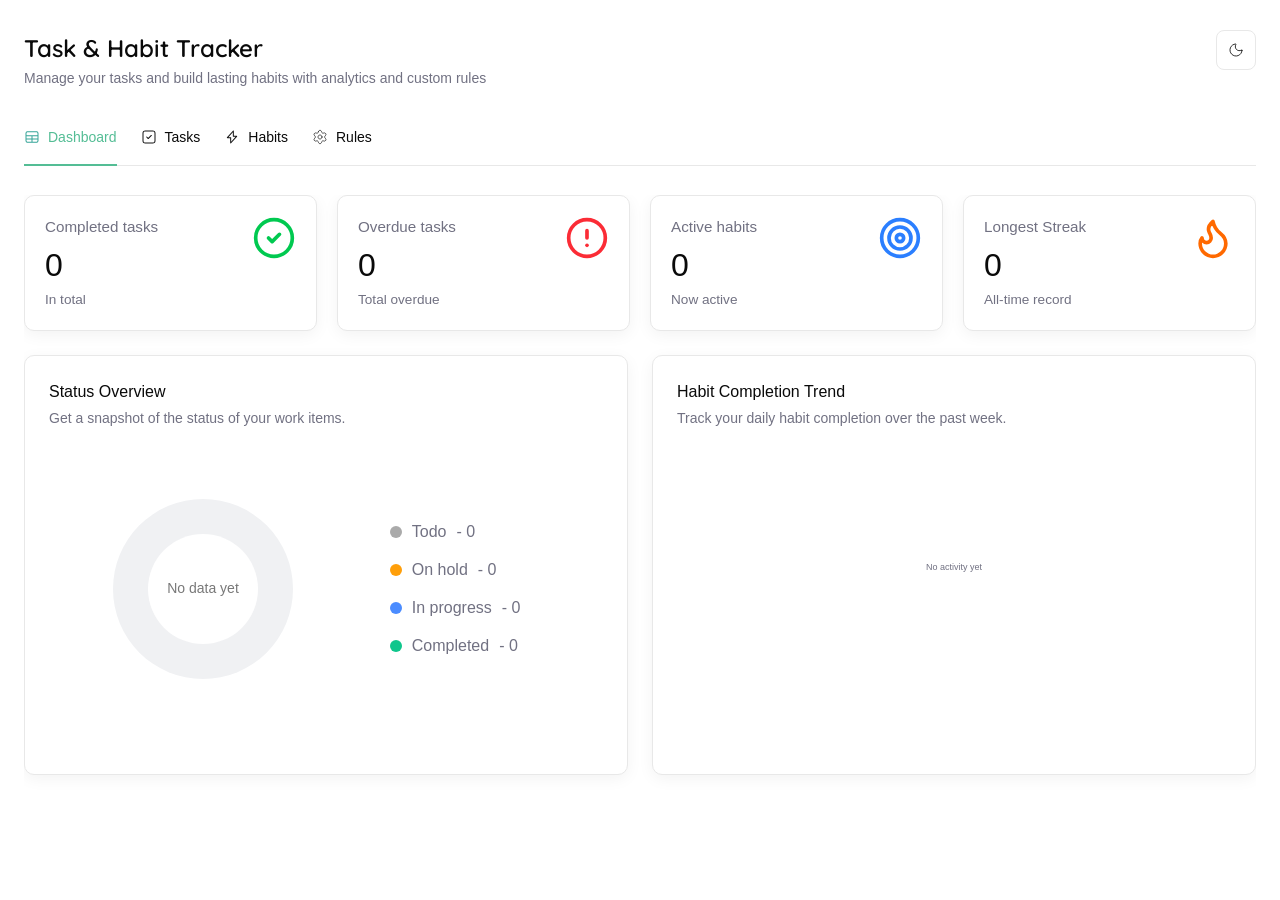
<file: home.html>
<!DOCTYPE html>
<html lang="en">
<head>
<meta charset="UTF-8">
<meta name="viewport" content="width=device-width, initial-scale=1.0">

<title>Task & Habit Tracker</title>
<link rel="preconnect" href="https://fonts.googleapis.com">
<link rel="preconnect" href="https://fonts.gstatic.com" crossorigin>
<link href="https://fonts.googleapis.com/css2?family=Lora:ital,wght@0,400..700;1,400..700&family=Manrope:wght@200..800&family=Quicksand:wght@300..700&display=swap" rel="stylesheet">
<link rel="stylesheet" href="styles.css">
<style>
    /* Strict No Page Scroll & Internal Container Scrolling */
    html, body {
        height: 100vh;
        overflow: hidden;
        margin: 0;
    }
    .app {
        height: 100vh;
        display: flex;
        flex-direction: column;
        overflow: hidden;
    }
    .page {
        flex: 1;
        display: none;
        flex-direction: column;
        overflow: hidden;
    }
    .page.active {
        display: flex;
    }
    /* Dashboard scrollable on small screens */
    #dashboard {
        overflow-y: auto;
        padding-bottom: 30px;
    }
    .task-list, .habit-list, .rules-list {
        flex: 1;
        overflow-y: auto;
        max-height: calc(100vh - 240px);
        padding-bottom: 40px;
    }
    .modal {
        max-height: 80vh;
        display: flex;
        flex-direction: column;
        overflow-y: auto;
    }
    #ruleConditions {
        max-height: 180px;
        overflow-y: auto;
        padding-right: 4px;
        margin-bottom: 12px;
    }
    .subtask-list {
        max-height: 140px;
        overflow-y: auto;
        padding-right: 4px;
    }
    /* Toast Smooth Curves & Sizing */
    .toast-container {
        position: fixed;
        bottom: 24px;
        right: 24px;
        z-index: 9999;
        display: flex;
        flex-direction: column;
        gap: 10px;
        pointer-events: none;
    }
    .toast {
        pointer-events: auto;
        border-radius: 14px;
        box-shadow: 0 10px 30px rgba(0, 0, 0, 0.2);
        max-width: 380px;
        padding: 14px 18px;
    }
    /* Subtask Checkbox Green Fill & White Tick */
    .subtask input[type="checkbox"] {
        accent-color: #0fc68c;
        width: 16px;
        height: 16px;
        cursor: pointer;
    }
    .subtask input[type="checkbox"]:checked {
        background-color: #0fc68c;
    }
    /* Slower Toggle Switch Transition */
    .switch span, .switch span::before {
        transition: all 0.4s cubic-bezier(0.4, 0, 0.2, 1);
    }
    /* Inline subtask edit input */
    .subtask-inline-edit {
        flex: 1;
        padding: 4px 8px;
        border: 1px solid var(--border, #ccc);
        border-radius: 4px;
        font-size: 14px;
        outline: none;
        background: var(--bg, #fff);
        color: var(--text, #000);
    }
    
</style>
</head>

<body>

<div class="app">

    <!-- HEADER -->
    <header class="header">
        <div class="brand">
            <h1>Task & Habit Tracker</h1>
            <p>Manage your tasks and build lasting habits with analytics and custom rules</p>
        </div>
        <button class="theme-button" id="themeButton" title="Toggle dark mode"></button>
    </header>

    <!-- NAVIGATION -->
    <nav class="nav">
        <button class="nav-button active" data-page="dashboard">
            <img class="asset-icon" src="./Assests/dashboard.svg" alt="Dashboard"> Dashboard
        </button>
        <button class="nav-button" data-page="tasks">
            <img class="asset-icon" src="./Assests/task.svg" alt="Tasks"> Tasks
        </button>
        <button class="nav-button" data-page="habits">
            <img class="asset-icon" src="./Assests/habits.svg" alt="Habits"> Habits
        </button>
        <button class="nav-button" data-page="rules">
            <img class="asset-icon" src="./Assests/rules.svg" alt="Rules"> Rules
        </button>
    </nav>

    <!-- DASHBOARD -->
    <main class="page active" id="dashboard">
        <section class="stats">
            <div class="stat-card">
                <div>
                    <div class="stat-label">Completed tasks</div>
                    <div class="stat-value" id="completedCount">0</div>
                    <div class="stat-description">In total</div>
                </div>
                <span class="stat-icon green" id="completedIcon"></span>
            </div>

            <div class="stat-card">
                <div>
                    <div class="stat-label">Overdue tasks</div>
                    <div class="stat-value" id="overdueCount">0</div>
                    <div class="stat-description">Total overdue</div>
                </div>
                <span class="stat-icon red" id="overdueIcon"></span>
            </div>

            <div class="stat-card">
                <div>
                    <div class="stat-label">Active habits</div>
                    <div class="stat-value" id="activeHabitCount">0</div>
                    <div class="stat-description">Now active</div>
                </div>
                <span class="stat-icon blue" id="habitIcon"></span>
            </div>

            <div class="stat-card">
                <div>
                    <div class="stat-label">Longest Streak</div>
                    <div class="stat-value" id="longestStreak">0</div>
                    <div class="stat-description">All-time record</div>
                </div>
                <span class="stat-icon orange" id="streakIcon"></span>
            </div>
        </section>

        <section class="chart-grid">
            <!-- STATUS CHART -->
            <div class="chart-card" style="position: relative;">
                <div class="chart-title">Status Overview</div>
                <div class="chart-subtitle">Get a snapshot of the status of your work items.</div>

                <div class="donut-area">
                    <canvas id="donutCanvas" width="220" height="220" style="width: 220px; height: 220px; display: block;"></canvas>

                    <div class="legend">
                        <div class="legend-row">
                            <span class="legend-dot gray"></span>
                            Todo <span id="todoLegendCount">0</span>
                        </div>
                        <div class="legend-row">
                            <span class="legend-dot orange"></span>
                            On hold <span id="holdLegendCount">0</span>
                        </div>
                        <div class="legend-row">
                            <span class="legend-dot blue"></span>
                            In progress <span id="progressLegendCount">0</span>
                        </div>
                        <div class="legend-row">
                            <span class="legend-dot green"></span>
                            Completed <span id="completeLegendCount">0</span>
                        </div>
                    </div>
                </div>
                <div class="chart-tooltip" id="donutTooltip"></div>
            </div>

            <!-- HABIT CHART -->
            <div class="chart-card">
                <div class="chart-title">Habit Completion Trend</div>
                <div class="chart-subtitle">Track your daily habit completion over the past week.</div>

                <div class="line-chart" style="width: 100%; height: 260px; position: relative; margin-top: 10px;">
                    <canvas id="habitCanvas" width="640" height="240" style="width: 100%; height: 100%; display: block;"></canvas>
                    <div class="chart-tooltip" id="chartTooltip"></div>
                    <div class="chart-empty-state" id="chartEmptyState" style="display:none; position:absolute; inset:0; place-items:center; color:var(--muted);">No activity yet</div>
                </div>
            </div>
        </section>
    </main>

    <!-- TASK PAGE -->
    <main class="page" id="tasks">
        <section class="toolbar">
            <div class="filters">
                <div class="filter-label">
                    <span id="filterIcon"></span> Filters:
                </div>
                <select class="select" id="statusFilter">
                    <option value="all">All Status</option>
                    <option value="todo">Todo</option>
                    <option value="in progress">In progress</option>
                    <option value="on hold">On hold</option>
                    <option value="completed">Completed</option>
                </select>

                <select class="select" id="priorityFilter">
                    <option value="all">All Priority</option>
                    <option value="high">High</option>
                    <option value="medium">Medium</option>
                    <option value="low">Low</option>
                </select>
            </div>

            <div class="sort">
                <span id="sortIcon"></span> Sort by:
                <select class="select" id="sortSelect">
                    <option value="created">Created at</option>
                    <option value="due">Due date</option>
                    <option value="priority">Priority</option>
                    <option value="title">Title</option>
                    <option value="manual">Manual order</option>
                </select>
            </div>
        </section>

        <section style="display:flex; flex-direction:column; flex:1; overflow:hidden;">
            <div class="tasks-heading">
                <h2>Tasks</h2>
                <div class="task-actions">
                    <label class="search">
                        <span id="searchIcon"></span>
                        <input id="searchInput" type="text" placeholder="Search">
                    </label>
                    <button class="add-button" id="addTaskButton">
                        <span id="plusIcon"></span> Add task
                    </button>
                </div>
            </div>

            <div class="task-list" id="taskList"></div>
        </section>
    </main>

    <!-- HABITS PAGE -->
    <main class="page" id="habits">
        <section class="habit-toolbar">
            <div class="filters">
                <span class="filter-label"><svg width="16" height="16" viewBox="0 0 32 32" fill="none" xmlns="http://www.w3.org/2000/svg">
<path d="M13.3291 26.6586C13.329 26.9063 13.3979 27.1491 13.5281 27.3598C13.6583 27.5706 13.8446 27.7408 14.0662 27.8516L16.732 29.1845C16.9353 29.286 17.1612 29.334 17.3882 29.3237C17.6152 29.3134 17.8358 29.2453 18.029 29.1257C18.2223 29.0062 18.3818 28.8393 18.4923 28.6407C18.6029 28.4422 18.6609 28.2187 18.6608 27.9915V18.6611C18.6611 18.0005 18.9067 17.3635 19.3499 16.8737L28.9775 6.22499C29.1501 6.0338 29.2636 5.79671 29.3042 5.54239C29.3449 5.28806 29.311 5.02741 29.2067 4.79194C29.1023 4.55647 28.932 4.35628 28.7163 4.21556C28.5006 4.07484 28.2487 3.99963 27.9912 3.99902H3.9987C3.74092 3.99912 3.4887 4.07395 3.27259 4.21447C3.05648 4.35499 2.88575 4.55516 2.78108 4.79073C2.67642 5.0263 2.6423 5.28716 2.68287 5.54173C2.72345 5.79629 2.83696 6.03363 3.00967 6.22499L12.64 16.8737C13.0832 17.3635 13.3288 18.0005 13.3291 18.6611V26.6586Z" stroke-width="1.33235" stroke-linecap="round" stroke-linejoin="round" stroke="#717182"/>
</svg>
Filters:</span>
                <select class="select" id="habitFrequencyFilter" aria-label="Filter habits by frequency">
                    <option value="all">All Frequency</option>
                    <option value="daily">Daily</option>
                    <option value="weekly">Weekly</option>
                    <option value="custom">Custom</option>
                </select>
            </div>
            <label class="sort">
                <span id="habitSortIcon"></span> Sort by:
                <select class="select" id="habitSort" aria-label="Sort habits">
                    <option value="streak">Streak</option>
                    <option value="created">Created at</option>
                    <option value="asc">Ascending</option>
                    <option value="desc">Descending</option>
                </select>
            </label>
        </section>

        <div class="page-section-heading">
            <h2>Habits</h2>
            <div class="task-actions">
                <label class="search">
                    <span id="habitSearchIcon"></span>
                    <input id="habitSearch" type="search" placeholder="Search" aria-label="Search habits">
                </label>
                <button class="add-button" id="addHabitButton"><span id="habitPlusIcon"></span>Add habit</button>
            </div>
        </div>

        <div class="habit-list" id="habitList"></div>
    </main>

    <!-- RULES PAGE -->
    <main class="page" id="rules">
        <section class="habit-toolbar rules-toolbar">
            <div class="filters">
                <span class="filter-label">
                    <svg width="16" height="16" viewBox="0 0 32 32" fill="none" xmlns="http://www.w3.org/2000/svg">
<path d="M13.3291 26.6586C13.329 26.9063 13.3979 27.1491 13.5281 27.3598C13.6583 27.5706 13.8446 27.7408 14.0662 27.8516L16.732 29.1845C16.9353 29.286 17.1612 29.334 17.3882 29.3237C17.6152 29.3134 17.8358 29.2453 18.029 29.1257C18.2223 29.0062 18.3818 28.8393 18.4923 28.6407C18.6029 28.4422 18.6609 28.2187 18.6608 27.9915V18.6611C18.6611 18.0005 18.9067 17.3635 19.3499 16.8737L28.9775 6.22499C29.1501 6.0338 29.2636 5.79671 29.3042 5.54239C29.3449 5.28806 29.311 5.02741 29.2067 4.79194C29.1023 4.55647 28.932 4.35628 28.7163 4.21556C28.5006 4.07484 28.2487 3.99963 27.9912 3.99902H3.9987C3.74092 3.99912 3.4887 4.07395 3.27259 4.21447C3.05648 4.35499 2.88575 4.55516 2.78108 4.79073C2.67642 5.0263 2.6423 5.28716 2.68287 5.54173C2.72345 5.79629 2.83696 6.03363 3.00967 6.22499L12.64 16.8737C13.0832 17.3635 13.3288 18.0005 13.3291 18.6611V26.6586Z" stroke-width="1.33235" stroke-linecap="round" stroke-linejoin="round" stroke="#717182"/>
</svg>
Filters:</span>
                <select class="select" id="ruleStatusFilter" aria-label="Filter rules by status">
                    <option value="all">All Status</option>
                    <option value="active">Active</option>
                    <option value="inactive">Inactive</option>
                </select>
                <select class="select" id="ruleSectionFilter" aria-label="Filter rules by section">
                    <option value="all">All Sections</option>
                    <option value="task">Task</option>
                    <option value="habit">Habit</option>
                </select>
            </div>
            <label class="sort">
                <span id="ruleSortIcon"></span> Sort by:
                <select class="select" id="ruleSort" aria-label="Sort rules">
                    <option value="asc">Ascending</option>
                    <option value="desc">Descending</option>
                </select>
            </label>
        </section>

        <div class="page-section-heading">
            <h2>Rules</h2>
            <div class="task-actions">
                <label class="search">
                    <svg width="16" height="16" viewBox="0 0 32 32" fill="none" xmlns="http://www.w3.org/2000/svg">
<path d="M28.7067 27.2931L23.5854 22.1718C25.5268 19.866 26.5027 16.8994 26.3094 13.8913C26.116 10.8832 24.7684 8.06596 22.5477 6.02764C20.3271 3.98932 17.405 2.88741 14.3913 2.9519C11.3777 3.01638 8.50542 4.24228 6.37397 6.37373C4.24253 8.50518 3.01663 11.3775 2.95214 14.3911C2.88766 17.4047 3.98957 20.3268 6.02788 22.5475C8.0662 24.7682 10.8834 26.1158 13.8915 26.3091C16.8996 26.5025 19.8662 25.5266 22.172 23.5851L27.2934 28.7065C27.4829 28.8831 27.7337 28.9793 27.9927 28.9747C28.2518 28.9701 28.499 28.8652 28.6822 28.682C28.8654 28.4987 28.9704 28.2516 28.9749 27.9925C28.9795 27.7334 28.8833 27.4827 28.7067 27.2931ZM5.00004 14.6665C5.00004 12.7546 5.56697 10.8856 6.62916 9.29595C7.69135 7.70627 9.20108 6.46727 10.9674 5.73562C12.7338 5.00397 14.6774 4.81254 16.5526 5.18553C18.4277 5.55852 20.1502 6.47918 21.5021 7.83109C22.854 9.183 23.7746 10.9054 24.1476 12.7806C24.5206 14.6557 24.3292 16.5994 23.5975 18.3657C22.8659 20.1321 21.6269 21.6418 20.0372 22.704C18.4475 23.7662 16.5786 24.3331 14.6667 24.3331C12.1038 24.3303 9.64669 23.3109 7.83445 21.4987C6.02221 19.6865 5.00286 17.2294 5.00004 14.6665Z" fill="#909090"/>
</svg>

                    <input id="ruleSearch" type="search" placeholder="Search" aria-label="Search rules">
                </label>
                <button class="add-button" id="addRuleButton"><span id="rulePlusIcon"></span>Add rule</button>
            </div>
        </div>

        <div class="rules-list" id="rulesList"></div>
    </main>

</div>

<!-- TASK MODAL -->
<div class="overlay" id="taskModal">
    <div class="modal">
        <div class="modal-header">
            <div>
                <div class="modal-title" id="modalTitle">Add task</div>
                <div class="modal-subtitle">Add a new task with details, priority, and due date.</div>
            </div>
            <button class="close" id="closeModal">X</button>
        </div>

        <form id="taskForm">
            <div class="floating-group">
                <input class="floating-input" id="taskTitle" placeholder=" ">
                <label class="floating-label" for="taskTitle">Task title <span class="required">*</span></label>
                <div class="error-message" id="titleError">Please fill this field</div>
            </div>

            <div class="floating-group">
                <textarea class="floating-textarea" id="taskDescription" placeholder=" "></textarea>
                <label class="floating-label" for="taskDescription">Description</label>
            </div>

            <div class="floating-group">
                <input class="floating-input" id="taskDate" type="date" placeholder=" ">
                <label class="floating-label" for="taskDate">Due date <span class="required">*</span></label>
                <div class="error-message" id="dateError">Please fill this field</div>
            </div>

            <div class="floating-group">
                <select class="floating-select" id="taskPriority" required>
                    <option value="" disabled selected hidden></option>
                    <option value="high">High</option>
                    <option value="medium">Medium</option>
                    <option value="low">Low</option>
                </select>
                <label class="floating-label" for="taskPriority">Priority <span class="required">*</span></label>
                <div class="error-message" id="priorityError">Please fill this field</div>
            </div>

            <div class="floating-group">
                <select class="floating-select" id="taskStatus" required>
                    <option value="todo">Todo</option>
                    <option value="in progress">In progress</option>
                    <option value="on hold">On hold</option>
                    <option value="completed">Completed</option>
                </select>
                <label class="floating-label" for="taskStatus">Status</label>
            </div>

            <div class="modal-actions">
                <button type="button" class="cancel" id="cancelModal">Cancel</button>
                <button type="submit" class="submit"><span id="submitText">Submit</span></button>
            </div>
        </form>
    </div>
</div>

<!-- HABIT EDITOR -->
<div class="overlay" id="habitModal">
    <div class="modal">
        <div class="modal-header">
            <div>
                <div class="modal-title" id="habitModalTitle">Add habit</div>
                <div class="modal-subtitle">Create a habit to track your weekly progress.</div>
            </div>
            <button class="close" type="button" data-close-habit aria-label="Close">X</button>
        </div>
        <form id="habitForm" novalidate>
            <div class="floating-group">
                <input class="floating-input" id="habitName" maxlength="80" placeholder=" ">
                <label class="floating-label" for="habitName">Habit name <span class="required">*</span></label>
                <div class="error-message" id="habitNameError">Please fill this field</div>
            </div>

            <div class="floating-group">
                <textarea class="floating-textarea" id="habitDescription" placeholder=" "></textarea>
                <label class="floating-label" for="habitDescription">Description</label>
            </div>

            <div class="floating-group">
                <select class="floating-select" id="habitFrequency" required>
                    <option value="daily">Daily</option>
                    <option value="weekly">Weekly</option>
                    <option value="custom">Custom</option>
                </select>
                <label class="floating-label" for="habitFrequency">Frequency <span class="required">*</span></label>
            </div>

            <div class="floating-group hidden" id="habitWeeklyDayGroup">
                <select class="floating-select" id="habitWeeklyDay" required>
                    <option value="Mon">Monday</option><option value="Tue">Tuesday</option><option value="Wed">Wednesday</option><option value="Thu">Thursday</option><option value="Fri">Friday</option><option value="Sat">Saturday</option><option value="Sun">Sunday</option>
                </select>
                <label class="floating-label" for="habitWeeklyDay">Choose a day</label>
            </div>

            <fieldset class="form-group day-picker hidden" id="habitDaysGroup">
                <legend class="form-label">Choose days</legend>
                <div class="weekday-options">
                    <label><input type="checkbox" name="habitDay" value="Mon"> Monday</label>
                    <label><input type="checkbox" name="habitDay" value="Tue"> Tuesday</label>
                    <label><input type="checkbox" name="habitDay" value="Wed"> Wednesday</label>
                    <label><input type="checkbox" name="habitDay" value="Thu"> Thursday</label>
                    <label><input type="checkbox" name="habitDay" value="Fri"> Friday</label>
                    <label><input type="checkbox" name="habitDay" value="Sat"> Saturday</label>
                    <label><input type="checkbox" name="habitDay" value="Sun"> Sunday</label>
                </div>
            </fieldset>

            <div class="modal-actions">
                <button type="button" class="cancel" data-close-habit>Cancel</button>
                <button type="submit" class="submit" id="saveHabitButton">Submit</button>
            </div>
        </form>
    </div>
</div>

<!-- RULE BUILDER -->
<div class="overlay" id="ruleModal">
    <div class="modal rule-modal">
        <div class="modal-header">
            <div>
                <div class="modal-title" id="ruleModalTitle">Add rule</div>
                <div class="modal-subtitle">Choose what to watch and what should happen.</div>
            </div>
            <button class="close" type="button" data-close-rule aria-label="Close">X</button>
        </div>
        <form id="ruleForm" novalidate>
            <div class="floating-group">
                <input class="floating-input" id="ruleName" maxlength="80" placeholder=" ">
                <label class="floating-label" for="ruleName">Rule name <span class="required">*</span></label>
                <div class="error-message" id="ruleNameError">Please fill this field</div>
            </div>

            <div class="floating-group">
                <textarea class="floating-textarea" id="ruleDescription" placeholder=" "></textarea>
                <label class="floating-label" for="ruleDescription">Description</label>
            </div>

            <div class="floating-group">
                <select class="floating-select" id="ruleTarget" required>
                    <option value="task">Task</option>
                    <option value="habit">Habit</option>
                </select>
                <label class="floating-label" for="ruleTarget">Choose section</label>
            </div>

            <section class="condition-builder">
                <div class="builder-heading"><strong>Condition</strong><select class="form-select logic-select" id="ruleLogic" aria-label="Condition logic"><option value="AND">AND</option><option value="OR">OR</option></select></div>
                <div id="ruleConditions"></div>
                <button class="text-link" type="button" id="addConditionButton"><img class="asset-icon" src="./Assests/add_condition.svg" alt="Add"/>Add condition</button>
            </section>

            <div class="form-row rule-action-row" style="display: grid; grid-template-columns: 1fr 1fr; gap: 12px;">
                <div class="floating-group">
                    <select class="floating-select" id="ruleAction" required>
                        <option value="highlight">Highlight</option>
                        <option value="badge">Show badge</option>
                    </select>
                    <label class="floating-label" for="ruleAction">Action</label>
                </div>
                <div class="floating-group">
                    <select class="floating-select" id="ruleColor" required>
                        <option value="red">Red</option>
                        <option value="orange">Orange</option>
                        <option value="blue">Blue</option>
                        <option value="green">Green</option>
                    </select>
                    <label class="floating-label" for="ruleColor">Color</label>
                </div>
            </div>

            <div class="modal-actions">
                <button type="button" class="cancel" data-close-rule>Cancel</button>
                <button type="submit" class="submit" id="saveRuleButton">Submit</button>
            </div>
        </form>
    </div>
</div>

<!-- DELETE MODAL -->
<div class="overlay" id="deleteModal">
    <div class="modal delete-modal">
        <div class="modal-header">
            <div class="modal-title">Delete</div>
            <button class="close" id="closeDelete">X</button>
        </div>
        <p id="deleteText">Are you sure you want to delete this item?</p>
        <div class="delete-actions">
            <button class="cancel" id="cancelDelete">Cancel</button>
            <button class="delete-confirm" id="confirmDelete">Delete</button>
        </div>
    </div>
</div>

<!-- TOAST -->
<div class="toast-container" id="toastContainer"></div>

<script>
/* =========================================
   ICONS
========================================= */
const icons = {
    dashboard: assetIcon("dashboard"),
    tasks: assetIcon("task"),
    habits: assetIcon("habits"),
    rules: assetIcon("rules"),
    check: assetIcon("completed"),
    alert: assetIcon("important"),
    target: assetIcon("habits_tracker"),
    flame: assetIcon("streak"),
    filter: assetIcon("filter"),
    sort: assetIcon("sort"),
    search: assetIcon("search"),
    plus: assetIcon("add_task"),
    calendar: assetIcon("calendar"),
    edit: assetIcon("edit"),
    trash: assetIcon("delete"),
    moon: assetIcon("dark_theme"),
    sun: assetIcon("light_theme"),
    chevron: `<svg viewBox="0 0 24 24" fill="none" stroke="currentColor" stroke-width="1.8"><path d="m9 6 6 6-6 6"/></svg>`,
    grip: `<svg viewBox="0 0 24 24" fill="currentColor"><circle cx="8" cy="7" r="1.3"/><circle cx="16" cy="7" r="1.3"/><circle cx="8" cy="12" r="1.3"/><circle cx="16" cy="12" r="1.3"/><circle cx="8" cy="17" r="1.3"/><circle cx="16" cy="17" r="1.3"/></svg>`,
    up: assetIcon("up"),
    down: assetIcon("down"),
    tick: assetIcon("tick"),
    close: `<svg width="16" height="16" viewBox="0 0 24 24" fill="none" stroke="currentColor" stroke-width="2"><path d="M18 6L6 18M6 6l12 12"/></svg>`
};

function assetIcon(filename) {
    return `<img class="asset-icon" src="./Assests/${filename}.svg" alt="" aria-hidden="true">`;
}

completedIcon.innerHTML = icons.check;
overdueIcon.innerHTML = icons.alert;
habitIcon.innerHTML = icons.target;
streakIcon.innerHTML = icons.flame;
filterIcon.innerHTML = icons.filter;
sortIcon.innerHTML = icons.sort;
searchIcon.innerHTML = icons.search;
plusIcon.innerHTML = icons.plus;

/* =========================================
   DATA LOAD & STORAGE
========================================= */
function loadData(key) {
    try {
        const savedData = localStorage.getItem(key);
        return savedData ? JSON.parse(savedData) : [];
    } catch (error) {
        console.error(`Error loading ${key}:`, error);
        return [];
    }
}

let tasks = loadData("taskHabitTasks");
let habits = loadData("taskHabitHabits");
let rules = loadData("taskHabitRules");

let editingId = null;
let deletingTarget = null;
let editingHabitId = null;
let editingRuleId = null;

function saveTasks() { localStorage.setItem("taskHabitTasks", JSON.stringify(tasks)); }
function saveHabits() { localStorage.setItem("taskHabitHabits", JSON.stringify(habits)); }
function saveRules() { localStorage.setItem("taskHabitRules", JSON.stringify(rules)); }

function localDateKey(date = new Date()) {
    const year = date.getFullYear();
    const month = String(date.getMonth() + 1).padStart(2, "0");
    const day = String(date.getDate()).padStart(2, "0");
    return `${year}-${month}-${day}`;
}

function daysAgo(days) {
    const date = new Date();
    date.setDate(date.getDate() - days);
    return localDateKey(date);
}

function lastSevenDays() {
    return Array.from({ length: 7 }, (_, index) => {
        const date = new Date();
        date.setDate(date.getDate() - (6 - index));
        return {
            key: localDateKey(date),
            date: date.getDate(),
            weekday: date.toLocaleDateString("en-US", { weekday: "short" })
        };
    });
}

function habitIsDue(habit, date = new Date()) {
    const weekday = date.toLocaleDateString("en-US", { weekday: "short" });
    if (habit.frequency === "weekly") return weekday === (habit.weeklyDay || habit.days?.[0] || "Mon");
    if (habit.frequency !== "custom") return true;
    return (habit.days || []).includes(weekday);
}

function habitStreak(habit) {
    const completed = new Set(habit.completedDates || []);
    if (habit.frequency === "weekly") {
        const currentWeek = new Date();
        currentWeek.setHours(0, 0, 0, 0);
        currentWeek.setDate(currentWeek.getDate() - ((currentWeek.getDay() + 6) % 7));
        let streak = 0;
        for (let index = 0; index < 520; index++) {
            const start = new Date(currentWeek);
            start.setDate(start.getDate() - index * 7);
            const doneThisWeek = [...completed].some(key => {
                const date = new Date(`${key}T00:00:00`);
                return date >= start && date < new Date(start.getTime() + 7 * 86400000);
            });
            if (!doneThisWeek) {
                if (index === 0) continue;
                break;
            }
            streak++;
        }
        return streak;
    }
    let date = new Date();
    date.setHours(0, 0, 0, 0);
    if (!completed.has(localDateKey(date))) date.setDate(date.getDate() - 1);
    let streak = 0;
    for (let day = 0; day < 3660; day++) {
        if (habitIsDue(habit, date)) {
            if (!completed.has(localDateKey(date))) break;
            streak++;
        }
        date.setDate(date.getDate() - 1);
    }
    return streak;
}

function ruleMatches(rule, item) {
    const tests = (rule.conditions || []).map(condition => {
        let actual = item[condition.field];
        let expected = condition.value;
        if (condition.field === "streak") actual = habitStreak(item);
        if (condition.field === "completedToday") actual = (item.completedDates || []).includes(localDateKey());
        if (condition.value === "today") expected = localDateKey();
        if (condition.value === "yesterday") expected = daysAgo(1);
        if (condition.field === "streak") expected = Number(expected);
        switch (condition.operator) {
            case "notEquals": return String(actual) !== String(expected);
            case "lt": return condition.field === "streak" ? Number(actual) < Number(expected) : String(actual) < String(expected);
            case "lte": return condition.field === "streak" ? Number(actual) <= Number(expected) : String(actual) <= String(expected);
            case "gt": return condition.field === "streak" ? Number(actual) > Number(expected) : String(actual) > String(expected);
            case "gte": return condition.field === "streak" ? Number(actual) >= Number(expected) : String(actual) >= String(expected);
            case "contains": return String(actual).toLowerCase().includes(String(expected).toLowerCase());
            default: return String(actual) === String(expected);
        }
    });
    if (!tests.length) return false;
    return rule.logic === "OR" ? tests.some(Boolean) : tests.every(Boolean);
}

function matchingRule(section, item, action) {
    return rules.slice().reverse().find(rule => rule.enabled && rule.section === section && rule.action === action && ruleMatches(rule, item));
}

/* =========================================
   NAVIGATION & THEME
========================================= */
document.querySelectorAll(".nav-button").forEach(button => {
    button.addEventListener("click", () => {
        const page = button.dataset.page;
        document.querySelectorAll(".nav-button").forEach(btn => btn.classList.remove("active"));
        document.querySelectorAll(".page").forEach(section => section.classList.remove("active"));
        button.classList.add("active");
        document.getElementById(page).classList.add("active");
        if (page === "habits") renderHabits();
        if (page === "rules") renderRules();
    });
});

function updateThemeIcon() {
    themeButton.innerHTML = document.body.classList.contains("dark") ? icons.sun : icons.moon;
}
updateThemeIcon();

themeButton.addEventListener("click", () => {
    document.body.classList.toggle("dark");
    localStorage.setItem("darkMode", document.body.classList.contains("dark"));
    updateThemeIcon();
    updateDashboard();
});

if (localStorage.getItem("darkMode") === "true") {
    document.body.classList.add("dark");
    updateThemeIcon();
}

/* =========================================
   TASKS
========================================= */
function getFilteredTasks() {
    const search = document.getElementById("searchInput").value.trim().toLowerCase();
    const status = document.getElementById("statusFilter").value;
    const priority = document.getElementById("priorityFilter").value;
    const sort = document.getElementById("sortSelect").value;
    const filtered = tasks.filter(task => {
        const matchesSearch = (task.title || "").toLowerCase().includes(search) || (task.description || "").toLowerCase().includes(search);
        return matchesSearch && (status === "all" || task.status === status) && (priority === "all" || task.priority === priority);
    });
    if (sort === "created") filtered.sort((a, b) => (b.createdAt || 0) - (a.createdAt || 0));
    else if (sort === "due") filtered.sort((a, b) => new Date(a.dueDate) - new Date(b.dueDate));
    else if (sort === "title") filtered.sort((a, b) => a.title.localeCompare(b.title));
    else if (sort === "priority") {
        const values = { high: 1, medium: 2, low: 3 };
        filtered.sort((a, b) => values[a.priority] - values[b.priority]);
    }
    return filtered;
}

function renderTasks() {
    const list = document.getElementById("taskList");
    const filtered = getFilteredTasks();

    if (!filtered.length) {
        list.innerHTML = `
            <div class="empty">
                <div class="empty-icon"><svg width="60" height="60" viewBox="0 0 60 60" fill="none" xmlns="http://www.w3.org/2000/svg">
<path d="M42.5 10.6248H41.825C41.8157 9.92109 41.6607 9.22698 41.3696 8.58626C41.0785 7.94555 40.6577 7.37215 40.1339 6.90229C39.61 6.43242 38.9943 6.0763 38.3258 5.85641C37.6573 5.63653 36.9505 5.55765 36.25 5.62476H23.75C23.0494 5.55765 22.3426 5.63653 21.6741 5.85641C21.0056 6.0763 20.39 6.43242 19.8661 6.90229C19.3422 7.37215 18.9214 7.94555 18.6303 8.58626C18.3393 9.22698 18.1842 9.92109 18.175 10.6248H17.5C16.2333 10.478 14.9499 10.6195 13.7456 11.0387C12.5414 11.4579 11.4475 12.144 10.5459 13.0457C9.64422 13.9473 8.95812 15.0412 8.53889 16.2454C8.11966 17.4497 7.97816 18.7331 8.12497 19.9998V44.9998C7.97816 46.2664 8.11966 47.5499 8.53889 48.7541C8.95812 49.9583 9.64422 51.0522 10.5459 51.9538C11.4475 52.8555 12.5414 53.5416 13.7456 53.9608C14.9499 54.3801 16.2333 54.5216 17.5 54.3748H42.5C43.7666 54.5216 45.0501 54.3801 46.2543 53.9608C47.4585 53.5416 48.5524 52.8555 49.4541 51.9538C50.3557 51.0522 51.0418 49.9583 51.461 48.7541C51.8803 47.5499 52.0218 46.2664 51.875 44.9998V19.9998C52.0218 18.7331 51.8803 17.4497 51.461 16.2454C51.0418 15.0412 50.3557 13.9473 49.4541 13.0457C48.5524 12.144 47.4585 11.4579 46.2543 11.0387C45.0501 10.6195 43.7666 10.478 42.5 10.6248ZM21.875 11.2498C21.875 9.77726 22.2775 9.37476 23.75 9.37476H36.25C37.7225 9.37476 38.125 9.77726 38.125 11.2498V13.7498C38.125 15.2223 37.7225 15.6248 36.25 15.6248H23.75C22.2775 15.6248 21.875 15.2223 21.875 13.7498V11.2498ZM48.125 44.9998C48.125 48.9423 46.4425 50.6248 42.5 50.6248H17.5C13.5575 50.6248 11.875 48.9423 11.875 44.9998V19.9998C11.875 16.0573 13.5575 14.3748 17.5 14.3748H18.175C18.1842 15.0784 18.3393 15.7725 18.6303 16.4133C18.9214 17.054 19.3422 17.6274 19.8661 18.0972C20.39 18.5671 21.0056 18.9232 21.6741 19.1431C22.3426 19.363 23.0494 19.4419 23.75 19.3748H36.25C36.9505 19.4419 37.6573 19.363 38.3258 19.1431C38.9943 18.9232 39.61 18.5671 40.1339 18.0972C40.6577 17.6274 41.0785 17.054 41.3696 16.4133C41.6607 15.7725 41.8157 15.0784 41.825 14.3748H42.5C46.4425 14.3748 48.125 16.0573 48.125 19.9998V44.9998ZM41.875 29.9998C41.875 30.497 41.6774 30.974 41.3258 31.3256C40.9742 31.6772 40.4972 31.8748 40 31.8748H27.5C27.0027 31.8748 26.5258 31.6772 26.1741 31.3256C25.8225 30.974 25.625 30.497 25.625 29.9998C25.625 29.5025 25.8225 29.0256 26.1741 28.6739C26.5258 28.3223 27.0027 28.1248 27.5 28.1248H40C40.4972 28.1248 40.9742 28.3223 41.3258 28.6739C41.6774 29.0256 41.875 29.5025 41.875 29.9998ZM41.875 39.9998C41.875 40.497 41.6774 40.9739 41.3258 41.3256C40.9742 41.6772 40.4972 41.8748 40 41.8748H27.5C27.0027 41.8748 26.5258 41.6772 26.1741 41.3256C25.8225 40.9739 25.625 40.497 25.625 39.9998C25.625 39.5025 25.8225 39.0256 26.1741 38.6739C26.5258 38.3223 27.0027 38.1248 27.5 38.1248H40C40.4972 38.1248 40.9742 38.3223 41.3258 38.6739C41.6774 39.0256 41.875 39.5025 41.875 39.9998ZM21.875 29.9998C21.875 30.3706 21.765 30.7331 21.559 31.0415C21.3529 31.3498 21.0601 31.5901 20.7175 31.732C20.3749 31.8739 19.9979 31.9111 19.6342 31.8387C19.2705 31.7664 18.9364 31.5878 18.6741 31.3256C18.4119 31.0634 18.2333 30.7293 18.161 30.3656C18.0886 30.0018 18.1258 29.6248 18.2677 29.2822C18.4096 28.9396 18.6499 28.6468 18.9583 28.4408C19.2666 28.2347 19.6291 28.1248 20 28.1248C20.4972 28.1248 20.9742 28.3223 21.3258 28.6739C21.6774 29.0256 21.875 29.5025 21.875 29.9998ZM21.875 39.9998C21.875 40.3706 21.765 40.7331 21.559 41.0415C21.3529 41.3498 21.0601 41.5901 20.7175 41.732C20.3749 41.8739 19.9979 41.9111 19.6342 41.8387C19.2705 41.7664 18.9364 41.5878 18.6741 41.3256C18.4119 41.0634 18.2333 40.7293 18.161 40.3656C18.0886 40.0018 18.1258 39.6248 18.2677 39.2822C18.4096 38.9396 18.6499 38.6468 18.9583 38.4408C19.2666 38.2347 19.6291 38.1248 20 38.1248C20.4972 38.1248 20.9742 38.3223 21.3258 38.6739C21.6774 39.0256 21.875 39.5025 21.875 39.9998Z" fill="#DDDDDD"/>
</svg>
</div>
                <div class="empty-text">No tasks found. Create your first task to get started</div>
            </div>`;
        return;
    }

    list.innerHTML = filtered.map(createTaskHTML).join("");
    attachTaskEvents();
}

function createTaskHTML(task, index) {
    const highlightRule = matchingRule("task", task, "highlight");
    const badgeRule = matchingRule("task", task, "badge");
    const priorityText = task.priority ? (task.priority.charAt(0).toUpperCase() + task.priority.slice(1)) : "None";
    const date = task.dueDate ? new Date(task.dueDate).toLocaleDateString("en-GB") : "No Date";
    const moveUpDisabled = index === 0 ? "disabled" : "";
    const moveDownDisabled = index === getFilteredTasks().length - 1 ? "disabled" : "";

    return `
        <article class="task-card ${highlightRule ? `rule-highlight-${highlightRule.color}` : ""}" draggable="true" data-id="${task.id}">
            <div class="task-top">
                <div class="drag-handle">${icons.grip}</div>
                <div class="task-main">
                    <div class="task-title">${escapeHTML(task.title)}</div>
                    <div class="task-description">${escapeHTML(task.description || "")}</div>
                    <div class="task-meta">
                        <span class="badge ${task.priority}"><svg width="14" height="14" viewBox="0 0 16 16" fill="none" xmlns="http://www.w3.org/2000/svg">
<g clip-path="url(#clip0_54_27916)">
<path d="M2.66504 14.657V2.66453C2.66504 2.5611 2.68912 2.45909 2.73538 2.36658C2.78163 2.27406 2.84879 2.19359 2.93154 2.13153C3.62349 1.61257 4.4651 1.33203 5.33004 1.33203C7.32879 1.33203 8.66129 2.66453 10.2157 2.66453C11.104 2.66453 11.7851 2.48686 12.259 2.13153C12.358 2.05729 12.4757 2.01209 12.599 2.00097C12.7222 1.98986 12.8461 2.01328 12.9567 2.06862C13.0674 2.12395 13.1605 2.20901 13.2255 2.31426C13.2906 2.41951 13.325 2.5408 13.325 2.66453V9.32703C13.325 9.43046 13.301 9.53247 13.2547 9.62499C13.2084 9.7175 13.1413 9.79797 13.0585 9.86003C12.3666 10.379 11.525 10.6595 10.66 10.6595C8.66129 10.6595 7.32879 9.32703 5.33004 9.32703C4.34673 9.32706 3.39793 9.6895 2.66504 10.3451" stroke-width="0.998998" stroke-linecap="round" stroke-linejoin="round" stroke="white"/>
</g>
<defs>
<clipPath id="clip0_54_27916">
<rect width="15.99" height="15.99" fill="white"/>
</clipPath>
</defs>
</svg>
  ${priorityText}</span>
                        <span class="calendar"><img class="asset-icon" src="./Assests/calendar.svg" alt="">${date}</span>
                        ${badgeRule ? `<span class="rule-badge ${badgeRule.color}">${escapeHTML(badgeRule.name)}</span>` : ""}
                    </div>
                </div>
                <div class="task-controls">
                    <button class="move-task move-task-up taskup" title="Move up" aria-label="Move task up" ${moveUpDisabled}>${icons.up}</button>
                    <button class="move-task move-task-down taskup" title="Move down" aria-label="Move task down" ${moveDownDisabled}>${icons.down}</button>
                    <button class="icon-button edit-task" title="Edit">${icons.edit}</button>
                    <button class="icon-button delete delete-task" title="Delete">${icons.trash}</button>
                </div>
            </div>

            <div class="status-row">
                <span class="status-label">Status</span>
                <select class="status-select inline-status" data-id="${task.id}">
                    <option value="todo" ${task.status === "todo" ? "selected" : ""}>Todo</option>
                    <option value="in progress" ${task.status === "in progress" ? "selected" : ""}>In progress</option>
                    <option value="on hold" ${task.status === "on hold" ? "selected" : ""}>On hold</option>
                    <option value="completed" ${task.status === "completed" ? "selected" : ""}>Completed</option>
                </select>
            </div>

            <button class="subtasks-toggle">
                ${icons.chevron} Subtasks (${(task.subtasks || []).length})
            </button>

            <div class="subtask-area">
                <div class="subtask-input-row">
                    <input class="subtask-input" placeholder="Add subtask">
                    <button class="subtask-add" data-add-subtask="${task.id}">${icons.plus}</button>
                </div>
                <div class="subtask-list">
                    ${(task.subtasks || []).map((sub, subIndex) => {
                        const subUpDisabled = subIndex === 0 ? "disabled" : "";
                        const subDownDisabled = subIndex === (task.subtasks.length - 1) ? "disabled" : "";
                        return `
                        <div class="subtask-row" data-subtask-index="${subIndex}">
                            <label class="subtask">
                                <input type="checkbox" ${sub.completed ? "checked" : ""} data-toggle-subtask="${subIndex}">
                                <span class="subtask-text">${escapeHTML(sub.title)}</span>
                            </label>
                            <div class="subtask-actions">
                                <button class="move-task move-subtask-up taskup" data-sub-up="${subIndex}" title="Move up" ${subUpDisabled}>${icons.up}</button>
                                <button class="move-task move-subtask-down taskup" data-sub-down="${subIndex}" title="Move down" ${subDownDisabled}>${icons.down}</button>
                                <button class="icon-button subtask-edit" data-edit-subtask="${subIndex}" title="Edit subtask">${icons.edit}</button>
                                <button class="icon-button delete subtask-delete" data-delete-subtask="${subIndex}" title="Delete subtask">${icons.trash}</button>
                            </div>
                        </div>`;
                    }).join("")}
                </div>
            </div>
        </article>`;
}

function attachTaskEvents() {
    document.querySelectorAll(".edit-task").forEach(button => {
        button.addEventListener("click", e => {
            e.stopPropagation();
            const id = Number(button.closest(".task-card").dataset.id);
            openEditModal(id);
        });
    });

    document.querySelectorAll(".delete-task").forEach(button => {
        button.addEventListener("click", e => {
            e.stopPropagation();
            const id = Number(button.closest(".task-card").dataset.id);
            openGenericDeleteModal('task', id);
        });
    });

    document.querySelectorAll(".move-task").forEach(button => {
        if (button.classList.contains("move-subtask-up") || button.classList.contains("move-subtask-down")) return;
        button.addEventListener("click", e => {
            e.stopPropagation();
            const taskId = Number(button.closest(".task-card").dataset.id);
            const direction = button.classList.contains("move-task-up") ? "up" : "down";
            moveTask(taskId, direction);
        });
    });

    document.querySelectorAll(".move-subtask-up, .move-subtask-down").forEach(button => {
        button.addEventListener("click", e => {
            e.stopPropagation();
            const card = button.closest(".task-card");
            const taskId = Number(card.dataset.id);
            const subIndex = Number(button.dataset.subUp ?? button.dataset.subDown);
            const direction = button.classList.contains("move-subtask-up") ? "up" : "down";
            moveSubtask(taskId, subIndex, direction);
        });
    });

    document.querySelectorAll(".inline-status").forEach(select => {
        select.addEventListener("change", () => {
            const id = Number(select.dataset.id);
            const task = tasks.find(t => t.id === id);
            if (task) {
                task.status = select.value;
                saveTasks();
                renderTasks();
                updateDashboard();
            }
        });
    });

    document.querySelectorAll(".subtasks-toggle").forEach(button => {
        button.addEventListener("click", () => button.closest(".task-card").classList.toggle("expanded"));
    });

    document.querySelectorAll(".subtask-add").forEach(button => {
        button.addEventListener("click", () => {
            const card = button.closest(".task-card");
            const id = Number(card.dataset.id);
            const input = card.querySelector(".subtask-input");
            const value = input.value.trim();
            if (!value) return;
            const task = tasks.find(t => t.id === id);
            if (task) {
                task.subtasks = task.subtasks || [];
                task.subtasks.push({ title: value, completed: false });
                saveTasks();
                renderTasks();
                const newCard = document.querySelector(`.task-card[data-id="${id}"]`);
                if (newCard) newCard.classList.add("expanded");
            }
        });
    });

    document.querySelectorAll("[data-toggle-subtask]").forEach(checkbox => {
        checkbox.addEventListener("change", () => {
            const card = checkbox.closest(".task-card");
            const id = Number(card.dataset.id);
            const index = Number(checkbox.dataset.toggleSubtask);
            const task = tasks.find(t => t.id === id);
            if (task && task.subtasks[index]) {
                task.subtasks[index].completed = checkbox.checked;
                saveTasks();
            }
        });
    });

    document.querySelectorAll(".subtask-edit").forEach(button => {
        button.addEventListener("click", e => {
            e.stopPropagation();
            const card = button.closest(".task-card");
            const id = Number(card.dataset.id);
            const index = Number(button.dataset.editSubtask);
            const task = tasks.find(t => t.id === id);
            if (!task || !task.subtasks[index]) return;

            const row = button.closest(".subtask-row");
            const textSpan = row.querySelector(".subtask-text");
            const currentTitle = task.subtasks[index].title;

            const input = document.createElement("input");
            input.type = "text";
            input.className = "subtask-inline-edit";
            input.value = currentTitle;
            textSpan.replaceWith(input);
            input.focus();
            input.setSelectionRange(input.value.length, input.value.length);

            const saveInline = () => {
                const newTitle = input.value.trim();
                if (newTitle) {
                    task.subtasks[index].title = newTitle;
                    saveTasks();
                }
                renderTasks();
                const activeCard = document.querySelector(`.task-card[data-id="${id}"]`);
                if (activeCard) activeCard.classList.add("expanded");
            };

            input.addEventListener("blur", saveInline);
            input.addEventListener("keydown", ev => {
                if (ev.key === "Enter") {
                    ev.preventDefault();
                    saveInline();
                } else if (ev.key === "Escape") {
                    renderTasks();
                    const activeCard = document.querySelector(`.task-card[data-id="${id}"]`);
                    if (activeCard) activeCard.classList.add("expanded");
                }
            });
        });
    });

    document.querySelectorAll(".subtask-delete").forEach(button => {
        button.addEventListener("click", e => {
            e.stopPropagation();
            const card = button.closest(".task-card");
            const id = Number(card.dataset.id);
            const index = Number(button.dataset.deleteSubtask);
            const task = tasks.find(t => t.id === id);
            if (task && task.subtasks) {
                task.subtasks.splice(index, 1);
                saveTasks();
                renderTasks();
                const activeCard = document.querySelector(`.task-card[data-id="${id}"]`);
                if (activeCard) activeCard.classList.add("expanded");
            }
        });
    });

    enableDragDrop();
}

function moveTask(taskId, direction) {
    const visible = getFilteredTasks();
    const currentIndex = visible.findIndex(task => task.id === taskId);
    if (currentIndex < 0) return;
    const nextIndex = direction === "up" ? currentIndex - 1 : currentIndex + 1;
    if (nextIndex < 0 || nextIndex >= visible.length) return;
    
    const visibleIds = visible.map(task => task.id);
    const [movedId] = visibleIds.splice(currentIndex, 1);
    visibleIds.splice(nextIndex, 0, movedId);

    const visibleSet = new Set(visible.map(task => task.id));
    const reorderedVisible = visibleIds.map(id => tasks.find(task => task.id === id));
    let visibleIndex = 0;
    tasks = tasks.map(task => visibleSet.has(task.id) ? reorderedVisible[visibleIndex++] : task);

    const sortSelect = document.getElementById("sortSelect");
    if (sortSelect) sortSelect.value = "manual";
    saveTasks();
    renderTasks();
    updateDashboard();
}

function moveSubtask(taskId, subIndex, direction) {
    const task = tasks.find(t => t.id === taskId);
    if (!task || !task.subtasks) return;
    const nextIndex = direction === "up" ? subIndex - 1 : subIndex + 1;
    if (nextIndex < 0 || nextIndex >= task.subtasks.length) return;

    const [movedSub] = task.subtasks.splice(subIndex, 1);
    task.subtasks.splice(nextIndex, 0, movedSub);
    saveTasks();
    renderTasks();
    const activeCard = document.querySelector(`.task-card[data-id="${taskId}"]`);
    if (activeCard) activeCard.classList.add("expanded");
}

function enableDragDrop() {
    const cards = document.querySelectorAll(".task-card");
    let draggedId = null;

    cards.forEach(card => {
        card.addEventListener("dragstart", e => {
            draggedId = Number(card.dataset.id);
            e.dataTransfer.effectAllowed = "move";
            card.classList.add("dragging");
        });

        card.addEventListener("dragover", e => {
            e.preventDefault();
            if (Number(card.dataset.id) !== draggedId) {
                card.classList.add("drag-over");
            }
        });

        card.addEventListener("dragleave", () => card.classList.remove("drag-over"));

        card.addEventListener("drop", e => {
            e.preventDefault();
            const targetId = Number(card.dataset.id);
            if (!draggedId || draggedId === targetId) return;

            const visible = getFilteredTasks();
            const fromIndex = visible.findIndex(t => t.id === draggedId);
            const toIndex = visible.findIndex(t => t.id === targetId);
            if (fromIndex >= 0 && toIndex >= 0) {
                const rect = card.getBoundingClientRect();
                const insertAfter = e.clientY > rect.top + rect.height / 2;
                const visibleIds = visible.map(t => t.id);
                const [moved] = visibleIds.splice(fromIndex, 1);
                let dest = visibleIds.indexOf(targetId);
                if (insertAfter) dest++;
                visibleIds.splice(dest, 0, moved);

                const visibleSet = new Set(visible.map(task => task.id));
                const reorderedVisible = visibleIds.map(id => tasks.find(task => task.id === id));
                let idx = 0;
                tasks = tasks.map(task => visibleSet.has(task.id) ? reorderedVisible[idx++] : task);

                document.getElementById("sortSelect").value = "manual";
                saveTasks();
                renderTasks();
                updateDashboard();
            }
        });

        card.addEventListener("dragend", () => {
            draggedId = null;
            document.querySelectorAll(".task-card").forEach(c => c.classList.remove("dragging", "drag-over"));
        });
    });
}

/* =========================================
   TASK MODAL
========================================= */
addTaskButton.addEventListener("click", () => openAddModal());

function openAddModal() {
    editingId = null;
    modalTitle.textContent = "Add task";
    submitText.textContent = "Submit";
    taskForm.reset();
    clearErrors();
    taskModal.classList.add("show");
    setTimeout(() => taskTitle.focus(), 50);
}

function openEditModal(id) {
    const task = tasks.find(t => t.id === id);
    if (!task) return;
    editingId = id;
    modalTitle.textContent = "Edit task";
    submitText.textContent = "Save";
    taskTitle.value = task.title;
    taskDescription.value = task.description || "";
    taskDate.value = task.dueDate ? task.dueDate.split('T')[0] : "";
    taskPriority.value = task.priority || "";
    taskStatus.value = task.status || "todo";
    clearErrors();
    taskModal.classList.add("show");
}

closeModal.addEventListener("click", closeTaskModal);
cancelModal.addEventListener("click", closeTaskModal);

function closeTaskModal() {
    taskModal.classList.remove("show");
    editingId = null;
}

taskForm.addEventListener("submit", e => {
    e.preventDefault();
    clearErrors();
    let valid = true;

    if (!taskTitle.value.trim()) { showError(taskTitle, titleError); valid = false; }
    if (!taskDate.value) { showError(taskDate, dateError); valid = false; }
    if (!taskPriority.value) { showError(taskPriority, priorityError); valid = false; }

    if (!valid) return;

    const utcDueDate = taskDate.value ? new Date(taskDate.value).toISOString() : "";

    if (editingId !== null) {
        const task = tasks.find(t => t.id === editingId);
        if (task) {
            task.title = taskTitle.value.trim();
            task.description = taskDescription.value.trim();
            task.dueDate = utcDueDate;
            task.priority = taskPriority.value;
            task.status = taskStatus.value;
            showToast("All set! Your changes have been saved successfully!");
        }
    } else {
        tasks.push({
            id: Date.now(),
            title: taskTitle.value.trim(),
            description: taskDescription.value.trim(),
            dueDate: utcDueDate,
            priority: taskPriority.value,
            status: taskStatus.value,
            subtasks: [],
            createdAt: Date.now()
        });
        showToast(`Nice work! Your new task "${taskTitle.value.trim()}" is now in the list!`);
    }

    saveTasks();
    closeTaskModal();
    renderTasks();
    updateDashboard();
});

function showError(input, error) {
    if (input) input.classList.add("form-error");
    if (error) error.classList.add("show");
}

function clearErrors() {
    document.querySelectorAll(".form-error").forEach(el => el.classList.remove("form-error"));
    document.querySelectorAll(".error-message").forEach(el => el.classList.remove("show"));
}

/* =========================================
   GENERIC DELETE MODAL
========================================= */
function openGenericDeleteModal(type, id) {
    deletingTarget = { type, id };
    let name = "this item";
    if (type === 'task') {
        const task = tasks.find(t => t.id === id);
        if (task) name = `the task "${task.title}"`;
    } else if (type === 'habit') {
        const habit = habits.find(h => String(h.id) === String(id));
        if (habit) name = `the habit "${habit.name}"`;
    } else if (type === 'rule') {
        const rule = rules.find(r => String(r.id) === String(id));
        if (rule) name = `the rule "${rule.name}"`;
    }

    deleteText.textContent = `Are you sure you want to delete ${name}?`;
    deleteModal.classList.add("show");
}

function closeDeleteModal() {
    deleteModal.classList.remove("show");
    deletingTarget = null;
}

closeDelete.addEventListener("click", closeDeleteModal);
cancelDelete.addEventListener("click", closeDeleteModal);

confirmDelete.addEventListener("click", () => {
    if (!deletingTarget) return;

    if (deletingTarget.type === 'task') {
        tasks = tasks.filter(t => t.id !== deletingTarget.id);
        saveTasks();
        renderTasks();
    } else if (deletingTarget.type === 'habit') {
        habits = habits.filter(h => String(h.id) !== String(deletingTarget.id));
        saveHabits();
        renderHabits();
    } else if (deletingTarget.type === 'rule') {
        rules = rules.filter(r => String(r.id) !== String(deletingTarget.id));
        saveRules();
        renderRules();
    }

    updateDashboard();
    closeDeleteModal();
    showToast("Done! Your item has been removed.");
});

searchInput.addEventListener("input", renderTasks);
statusFilter.addEventListener("change", renderTasks);
priorityFilter.addEventListener("change", renderTasks);
sortSelect.addEventListener("change", renderTasks);

/* =========================================
   CANVAS CHARTS RENDERING (Donut & Line)
========================================= */
let donutSlices = [];

function drawDonutChart(todo, hold, progress, completed) {
    const canvas = document.getElementById("donutCanvas");
    if (!canvas || !canvas.getContext) return;
    const ctx = canvas.getContext("2d");
    ctx.clearRect(0, 0, canvas.width, canvas.height);

    const total = todo + hold + progress + completed;
    const centerX = canvas.width / 2;
    const centerY = canvas.height / 2;
    const radius = 90;
    const innerRadius = 55;

    const isDark = document.body.classList.contains("dark");
    const surfaceColor = isDark ? "#0f0f0f" : "#ffffff";
    const emptyColor = isDark ? "#242424" : "#f0f1f3";

    donutSlices = [];

    if (!total) {
        ctx.beginPath();
        ctx.arc(centerX, centerY, radius, 0, 2 * Math.PI);
        ctx.fillStyle = emptyColor;
        ctx.fill();

        ctx.beginPath();
        ctx.arc(centerX, centerY, innerRadius, 0, 2 * Math.PI);
        ctx.fillStyle = surfaceColor;
        ctx.fill();

        ctx.fillStyle = isDark ? "#9e9e9e" : "#787878";
        ctx.font = "14px Quicksand, sans-serif";
        ctx.textAlign = "center";
        ctx.textBaseline = "middle";
        ctx.fillText("No data yet", centerX, centerY);
        return;
    }

    const segments = [
        { name: "Todo", value: todo, color: "#aaa" },
        { name: "On hold", value: hold, color: "#f2a900" },
        { name: "In progress", value: progress, color: "#1d9bf0" },
        { name: "Completed", value: completed, color: "#0fc68c" }
    ];

    let startAngle = -Math.PI / 2;
    segments.forEach(seg => {
        if (!seg.value) return;
        const sliceAngle = (seg.value / total) * (2 * Math.PI);
        const endAngle = startAngle + sliceAngle;

        ctx.beginPath();
        ctx.arc(centerX, centerY, radius, startAngle, endAngle);
        ctx.arc(centerX, centerY, innerRadius, endAngle, startAngle, true);
        ctx.closePath();
        ctx.fillStyle = seg.color;
        ctx.fill();

        donutSlices.push({
            name: seg.name,
            value: seg.value,
            percentage: Math.round((seg.value / total) * 100),
            startAngle,
            endAngle
        });

        startAngle = endAngle;
    });

    ctx.beginPath();
    ctx.arc(centerX, centerY, innerRadius, 0, 2 * Math.PI);
    ctx.fillStyle = surfaceColor;
    ctx.fill();
}

const donutCanvas = document.getElementById("donutCanvas");
if (donutCanvas) {
    donutCanvas.onmousemove = e => {
        const rect = donutCanvas.getBoundingClientRect();
        const x = e.clientX - rect.left - donutCanvas.width / 2;
        const y = e.clientY - rect.top - donutCanvas.height / 2;
        
        const distance = Math.sqrt(x * x + y * y);
        const tooltip = document.getElementById("donutTooltip");

        if (distance >= 55 && distance <= 90) {
            let angle = Math.atan2(y, x);
            if (angle < -Math.PI / 2) angle += 2 * Math.PI;

            const activeSlice = donutSlices.find(slice => {
                return angle >= slice.startAngle && angle <= slice.endAngle;
            });

            if (activeSlice && tooltip) {
                const chartCard = donutCanvas.closest(".chart-card");
                tooltip.textContent = `${activeSlice.name}\nCount: ${activeSlice.value} (${activeSlice.percentage}%)`;
                tooltip.style.left = `${e.clientX - chartCard.getBoundingClientRect().left}px`;
                tooltip.style.top = `${e.clientY - chartCard.getBoundingClientRect().top - 40}px`;
                tooltip.style.opacity = "1";
                return;
            }
        }
        if (tooltip) tooltip.style.opacity = "0";
    };

    donutCanvas.onmouseleave = () => {
        const tooltip = document.getElementById("donutTooltip");
        if (tooltip) tooltip.style.opacity = "0";
    };
}

function drawHabitChart(trendData, daysArray, maxValue) {
    const canvas = document.getElementById('habitCanvas');
    if (!canvas || !canvas.getContext) return;
    const ctx = canvas.getContext('2d');

    ctx.clearRect(0, 0, canvas.width, canvas.height);

    const isDark = document.body.classList.contains('dark');
    const gridColor = isDark ? '#242424' : '#f0f1f3';
    const axisColor = isDark ? '#555' : '#909090';
    const textColor = isDark ? '#9e9e9e' : '#787878';
    const lineColor = '#4b8cff';

    const paddingLeft = 65;
    const paddingRight = 40;
    const paddingTop = 20;
    const paddingBottom = 40;
    
    const chartWidth = canvas.width - paddingLeft - paddingRight;
    const chartHeight = canvas.height - paddingTop - paddingBottom;

    ctx.save();
    ctx.translate(20, paddingTop + chartHeight / 2);
    ctx.rotate(-Math.PI / 2);
    ctx.fillStyle = textColor;
    ctx.font = "12px Quicksand, sans-serif";
    ctx.textAlign = "center";
    ctx.fillText("Total habits", 0, 0);
    ctx.restore();

    const tickCount = 5;
    ctx.lineWidth = 1;
    ctx.font = "11px Quicksand, sans-serif";
    ctx.textAlign = "right";
    ctx.textBaseline = "middle";

    for (let i = 0; i < tickCount; i++) {
        const val = Math.round((maxValue / (tickCount - 1)) * i);
        const y = paddingTop + chartHeight - (chartHeight / (tickCount - 1)) * i;

        ctx.strokeStyle = gridColor;
        ctx.setLineDash(i === 0 ? [] : [2, 4]);
        ctx.beginPath();
        ctx.moveTo(paddingLeft, y);
        ctx.lineTo(paddingLeft + chartWidth, y);
        ctx.stroke();
        ctx.setLineDash([]);

        ctx.fillStyle = textColor;
        ctx.fillText(val, paddingLeft - 10, y);
    }

    const colWidth = chartWidth / (daysArray.length - 1);
    
    daysArray.forEach((day, index) => {
        const x = paddingLeft + index * colWidth;

        ctx.strokeStyle = gridColor;
        ctx.setLineDash([2, 4]);
        ctx.beginPath();
        ctx.moveTo(x, paddingTop);
        ctx.lineTo(x, paddingTop + chartHeight);
        ctx.stroke();
        ctx.setLineDash([]);

        ctx.fillStyle = textColor;
        ctx.font = "12px Quicksand, sans-serif";
        ctx.textAlign = "center";
        ctx.textBaseline = "top";
        ctx.fillText(day.weekday, x, paddingTop + chartHeight + 10);
    });

    ctx.strokeStyle = axisColor;
    ctx.lineWidth = 1;
    ctx.beginPath();
    ctx.moveTo(paddingLeft, paddingTop);
    ctx.lineTo(paddingLeft, paddingTop + chartHeight);
    ctx.moveTo(paddingLeft, paddingTop + chartHeight);
    ctx.lineTo(paddingLeft + chartWidth, paddingTop + chartHeight);
    ctx.stroke();

    if (trendData && trendData.length > 0) {
        const points = trendData.map((val, index) => ({
            x: paddingLeft + index * colWidth,
            y: paddingTop + chartHeight - (val / maxValue) * chartHeight,
            value: val,
            day: daysArray[index]
        }));

        ctx.strokeStyle = lineColor;
        ctx.lineWidth = 3;
        ctx.beginPath();
        points.forEach((pt, i) => {
            if (i === 0) ctx.moveTo(pt.x, pt.y);
            else ctx.lineTo(pt.x, pt.y);
        });
        ctx.stroke();

        const surfaceColor = isDark ? '#0f0f0f' : '#ffffff';
        points.forEach(pt => {
            ctx.fillStyle = lineColor;
            ctx.beginPath();
            ctx.arc(pt.x, pt.y, 5, 0, Math.PI * 2);
            ctx.fill();

            ctx.lineWidth = 2;
            ctx.strokeStyle = surfaceColor;
            ctx.stroke();
        });

        return points;
    }
    return [];
}

function updateDashboard() {
    const completed = tasks.filter(t => t.status === "completed").length;
    const todo = tasks.filter(t => t.status === "todo").length;
    const progress = tasks.filter(t => t.status === "in progress").length;
    const hold = tasks.filter(t => t.status === "on hold").length;

    const today = new Date();
    today.setHours(0, 0, 0, 0);
    const overdue = tasks.filter(t => new Date(t.dueDate) < today && t.status !== "completed").length;

    completedCount.textContent = completed;
    overdueCount.textContent = overdue;
    activeHabitCount.textContent = habits.length;
    longestStreak.textContent = Math.max(0, ...habits.map(habitStreak));

    document.getElementById("todoLegendCount").textContent = `- ${todo}`;
    document.getElementById("holdLegendCount").textContent = `- ${hold}`;
    document.getElementById("progressLegendCount").textContent = `- ${progress}`;
    document.getElementById("completeLegendCount").textContent = `- ${completed}`;

    drawDonutChart(todo, hold, progress, completed);
    updateHabitTrend();
}

function updateHabitTrend() {
    const emptyState = document.getElementById("chartEmptyState");
    const days = lastSevenDays();
    const trend = days.map(day => habits.filter(habit => (habit.completedDates || []).includes(day.key)).length);
    
    const dataMax = Math.max(0, ...trend);
    const maxValue = Math.max(4, dataMax + 1);

    if (!habits.length) {
        drawHabitChart([], days, maxValue);
        if (emptyState) emptyState.style.display = "grid";
        return;
    }
    if (emptyState) emptyState.style.display = "none";

    const points = drawHabitChart(trend, days, maxValue);

    const canvas = document.getElementById("habitCanvas");
    if (canvas) {
        canvas.onmousemove = e => {
            const rect = canvas.getBoundingClientRect();
            const scaleX = canvas.width / rect.width;
            const mouseX = (e.clientX - rect.left) * scaleX;
            const tooltip = document.getElementById("chartTooltip");
            
            const closest = points.reduce((prev, curr) => Math.abs(curr.x - mouseX) < Math.abs(prev.x - mouseX) ? curr : prev, points[0]);
            
            if (closest && Math.abs(closest.x - mouseX) < 25) {
                const chart = canvas.closest(".line-chart");
                tooltip.textContent = `${closest.day.weekday}\nCompleted: ${closest.value}`;
                tooltip.style.left = `${(closest.x / canvas.width) * chart.clientWidth}px`;
                tooltip.style.top = `${(closest.y / canvas.height) * chart.clientHeight - 35}px`;
                tooltip.style.opacity = "1";
            } else if (tooltip) {
                tooltip.style.opacity = "0";
            }
        };
        canvas.onmouseleave = () => {
            const tooltip = document.getElementById("chartTooltip");
            if (tooltip) tooltip.style.opacity = "0";
        };
    }
}

/* =========================================
   HABITS VIEW
========================================= */
function habitFrequencyLabel(habit) {
    if (habit.frequency === "custom") return `Custom · ${(habit.days || []).join(", ")}`;
    if (habit.frequency === "weekly") return `Weekly · ${habit.weeklyDay || habit.days?.[0] || "Mon"}`;
    return "Daily";
}

function renderHabits() {
    const list = document.getElementById("habitList");
    if (!list) return;
    
    const frequency = document.getElementById("habitFrequencyFilter").value;
    const search = document.getElementById("habitSearch").value.trim().toLowerCase();
    const sort = document.getElementById("habitSort").value;

    let visible = habits.filter(habit => {
        const matchesFrequency = frequency === "all" || habit.frequency === frequency;
        const matchesSearch = `${habit.name} ${habit.description || ""}`.toLowerCase().includes(search);
        return matchesFrequency && matchesSearch;
    });

    if (sort === "streak") visible.sort((a, b) => habitStreak(b) - habitStreak(a));
    if (sort === "created") visible.sort((a, b) => (b.createdAt || 0) - (a.createdAt || 0));
    if (sort === "asc") visible.sort((a, b) => a.name.localeCompare(b.name));
    if (sort === "desc") visible.sort((a, b) => b.name.localeCompare(a.name));

    list.innerHTML = visible.length ? visible.map(habit => {
        const streak = habitStreak(habit);
        const highlight = matchingRule("habit", { ...habit, streak }, "highlight");
        const badge = matchingRule("habit", { ...habit, streak }, "badge");
        const todayDone = (habit.completedDates || []).includes(localDateKey());
        
        const week = lastSevenDays().map(day => {
            const done = (habit.completedDates || []).includes(day.key);
            const due = habitIsDue(habit, new Date(`${day.key}T00:00:00`));
            const missed = due && day.key < localDateKey() && !done && habit.frequency !== "weekly";
            const disabled = day.key > localDateKey() || !due;
            return `<button class="habit-day ${done ? "done" : ""} ${missed ? "missed" : ""} ${day.key === localDateKey() ? "today" : ""}" data-habit-day="${habit.id}" data-day="${day.key}" title="${day.weekday}, ${day.date}${due ? "" : " · Rest day"}" ${disabled ? "disabled" : ""}><strong>${day.date}</strong><small>${day.weekday}</small></button>`;
        }).join("");

        const colorClass = highlight ? `rule-highlight-${highlight.color}` : "";

        const actionButtonsHTML = `
            <button class="icon-button habit-edit" data-edit-habit="${habit.id}" title="Edit habit">${icons.edit}</button>
            <button class="icon-button delete habit-delete" data-delete-habit="${habit.id}" title="Delete habit">${icons.trash}</button>
            <button class="habit-complete-button ${todayDone ? "completed" : ""}" data-complete-habit="${habit.id}" ${!habitIsDue(habit) ? 'disabled title="Not scheduled today"' : ""}>${todayDone ? "Completed" : "Mark complete"}</button>
        `;

        return `
            <article class="habit-entry ${colorClass}" data-habit-card="${habit.id}">
                <div class="habit-content-wrapper">
                    <div class="habit-header-row">
                        <div class="habit-title-desc">
                            <h3 class="habit-entry-title">${escapeHTML(habit.name)}</h3>
                            <p class="habit-entry-description">${escapeHTML(habit.description || "")}</p>
                        </div>
                        <div class="habit-top-actions">
                            ${actionButtonsHTML}
                        </div>
                    </div>
                    <div class="habit-entry-meta">
                        <span class="habit-frequency-tag"><img class="asset-icon" src="./Assests/calendar.svg" alt="">${escapeHTML(habitFrequencyLabel(habit))}</span>
                        <span class="streak-chip">${icons.flame} ${streak} ${habit.frequency === "weekly" ? "week" : "day"} streak</span>
                        ${badge ? `<span class="rule-badge ${badge.color}">${escapeHTML(badge.name)}</span>` : ""}
                    </div>
                    <div class="habit-week-section">
                        <div class="habit-week-label">Last 7 days</div>
                        <div class="habit-week-grid">${week}</div>
                    </div>
                </div>
                <div class="habit-bottom-actions">
                    ${actionButtonsHTML}
                </div>
            </article>`;
    }).join("") : `<div class="empty"><div class="empty-icon"><svg width="60" height="60" viewBox="0 0 60 60" fill="none" xmlns="http://www.w3.org/2000/svg">
<path d="M30 54.3749C24.8633 54.3689 19.9386 52.3257 16.3064 48.6935C12.6742 45.0613 10.631 40.1366 10.625 34.9999C10.5043 32.4322 10.9374 29.8687 11.8951 27.4832C12.8527 25.0978 14.3124 22.9463 16.175 21.1749C16.925 20.4249 17.7625 19.6749 18.64 18.9024C22.0725 15.8599 25.625 12.7124 25.625 7.49986C25.625 7.16051 25.7171 6.82752 25.8915 6.53641C26.0659 6.24529 26.3161 6.00697 26.6153 5.84685C26.9145 5.68672 27.2515 5.6108 27.5905 5.62719C27.9295 5.64357 28.2576 5.75163 28.54 5.93986C28.69 6.03986 42.04 15.1899 36.4425 30.9399C37.7134 29.9981 38.758 28.7844 39.5 27.3874C40.2633 25.8726 40.6492 24.1959 40.625 22.4999C40.6248 22.1275 40.7355 21.7636 40.9429 21.4544C41.1503 21.1452 41.4451 20.9047 41.7897 20.7637C42.1343 20.6226 42.5131 20.5873 42.8778 20.6624C43.2424 20.7374 43.5766 20.9193 43.8375 21.1849C47.4099 24.8943 49.3963 29.8499 49.375 34.9999C49.369 40.1366 47.3258 45.0613 43.6936 48.6935C40.0614 52.3257 35.1367 54.3689 30 54.3749ZM28.905 11.1799C27.434 15.3947 24.7218 19.0657 21.125 21.7099C20.31 22.4324 19.5225 23.1274 18.825 23.8249C17.3167 25.253 16.1373 26.9923 15.3688 28.9221C14.6004 30.8519 14.2612 32.9258 14.375 34.9999C14.375 39.1439 16.0212 43.1182 18.9515 46.0484C21.8817 48.9787 25.856 50.6249 30 50.6249C34.144 50.6249 38.1183 48.9787 41.0485 46.0484C43.9788 43.1182 45.625 39.1439 45.625 34.9999C45.6282 32.2683 44.9484 29.5793 43.6475 27.1774C43.4257 27.8422 43.1532 28.4891 42.8325 29.1124C40.6814 32.8803 37.1328 35.6493 32.955 36.8199C32.5984 36.9091 32.2235 36.8915 31.8769 36.7693C31.5302 36.6472 31.2271 36.4259 31.0052 36.1329C30.7834 35.8398 30.6525 35.4881 30.6289 35.1213C30.6053 34.7545 30.69 34.3889 30.8725 34.0699C37.4375 22.5774 32.34 14.7199 28.905 11.1799Z" fill="#DDDDDD"/>
</svg>
</div><div class="empty-text">No habits found. Add a habit to start a streak.</div></div>`;

    list.querySelectorAll("[data-habit-day]").forEach(button => button.addEventListener("click", () => toggleHabitDate(button.dataset.habitDay, button.dataset.day)));
    list.querySelectorAll("[data-complete-habit]").forEach(button => button.addEventListener("click", () => toggleHabitDate(button.dataset.completeHabit, localDateKey())));
    list.querySelectorAll("[data-edit-habit]").forEach(button => button.addEventListener("click", () => openHabitEditor(button.dataset.editHabit)));
    list.querySelectorAll("[data-delete-habit]").forEach(button => button.addEventListener("click", () => openGenericDeleteModal('habit', button.dataset.deleteHabit)));
}

function toggleHabitDate(id, day) {
    const habit = habits.find(item => String(item.id) === String(id));
    if (!habit || day > localDateKey()) return;
    if (!habitIsDue(habit, new Date(`${day}T00:00:00`))) return;
    habit.completedDates = habit.completedDates || [];
    const index = habit.completedDates.indexOf(day);
    if (index >= 0) habit.completedDates.splice(index, 1);
    else habit.completedDates.push(day);
    saveHabits();
    renderHabits();
    updateDashboard();
}

function openHabitEditor(id = null) {
    editingHabitId = id;
    const habit = id ? habits.find(item => String(item.id) === String(id)) : null;
    document.getElementById("habitForm").reset();
    clearErrors();
    document.getElementById("habitModalTitle").textContent = habit ? "Edit habit" : "Add habit";
    document.getElementById("saveHabitButton").textContent = habit ? "Save" : "Submit";
    document.getElementById("habitName").value = habit?.name || "";
    document.getElementById("habitDescription").value = habit?.description || "";
    document.getElementById("habitFrequency").value = habit?.frequency || "daily";
    document.getElementById("habitWeeklyDay").value = habit?.weeklyDay || habit?.days?.[0] || "Mon";
    document.querySelectorAll("[name=habitDay]").forEach(input => input.checked = Boolean(habit?.days?.includes(input.value)));
    document.getElementById("habitWeeklyDayGroup").classList.toggle("hidden", document.getElementById("habitFrequency").value !== "weekly");
    document.getElementById("habitDaysGroup").classList.toggle("hidden", document.getElementById("habitFrequency").value !== "custom");
    document.getElementById("habitModal").classList.add("show");
}

function closeHabitEditor() {
    document.getElementById("habitModal").classList.remove("show");
    editingHabitId = null;
    clearErrors();
}

/* =========================================
   RULES VIEW
========================================= */
function conditionFieldOptions(section) {
    return section === "task"
        ? [["priority", "Priority"], ["status", "Status"], ["dueDate", "Due Date"]]
        : [["frequency", "Frequency"], ["streak", "Streak"], ["completedToday", "Completed today"]];
}

function conditionValueControl(section, field, value) {
    let choices = [];
    if (field === "priority") choices = [["high", "High"], ["medium", "Medium"], ["low", "Low"]];
    if (field === "status") choices = [["todo", "Todo"], ["in progress", "In progress"], ["on hold", "On hold"], ["completed", "Completed"]];
    if (field === "frequency") choices = [["daily", "Daily"], ["weekly", "Weekly"], ["custom", "Custom"]];
    if (field === "dueDate") choices = [["today", "Today"], ["yesterday", "Yesterday"]];
    if (field === "completedToday") choices = [["true", "Yes"], ["false", "No"]];
    if (field === "streak") return `<input class="form-input condition-value" type="number" min="0" value="${escapeHTML(value ?? "7")}" aria-label="Condition value">`;
    return `<select class="form-select condition-value" aria-label="Condition value">${choices.map(([key, label]) => `<option value="${key}" ${String(value ?? choices[0]?.[0]) === key ? "selected" : ""}>${label}</option>`).join("")}</select>`;
}

function renderConditionRows(conditions = []) {
    const target = document.getElementById("ruleTarget").value;
    const defaults = conditions.length ? conditions : [{ field: target === "task" ? "priority" : "frequency", operator: "equals", value: target === "task" ? "high" : "daily" }];
    document.getElementById("ruleConditions").innerHTML = defaults.map((condition, index) => `
        <div class="condition-row" data-condition-index="${index}">
            <select class="form-select condition-field" aria-label="Condition field">${conditionFieldOptions(target).map(([key, label]) => `<option value="${key}" ${condition.field === key ? "selected" : ""}>${label}</option>`).join("")}</select>
            <select class="form-select condition-operator" aria-label="Condition operator">
                <option value="equals" ${condition.operator === "equals" ? "selected" : ""}>Equals to</option>
                <option value="notEquals" ${condition.operator === "notEquals" ? "selected" : ""}>Does not equal</option>
                <option value="lt" ${condition.operator === "lt" ? "selected" : ""}>Less than</option>
                <option value="lte" ${condition.operator === "lte" ? "selected" : ""}>Less than or equal</option>
                <option value="gt" ${condition.operator === "gt" ? "selected" : ""}>Greater than</option>
                <option value="gte" ${condition.operator === "gte" ? "selected" : ""}>Greater than or equal</option>
            </select>
            <span class="condition-value-wrap">${conditionValueControl(target, condition.field, condition.value)}</span>
            <button class="remove-condition" type="button" data-remove-condition="${index}" title="Remove condition"><svg width="16" height="16" viewBox="0 0 16 16" fill="none" xmlns="http://www.w3.org/2000/svg">
<path d="M14 3.5H11.6273C11.0273 3.5 11.0013 3.424 10.8367 2.93067L10.7033 2.526C10.6042 2.22684 10.4132 1.96659 10.1575 1.78236C9.90182 1.59813 9.59449 1.49932 9.27933 1.5H6.72067C6.40574 1.4996 6.09871 1.59854 5.84328 1.78275C5.58785 1.96696 5.39704 2.22705 5.298 2.526L5.16467 2.93067C5 3.424 4.974 3.5 4.374 3.5H2C1.86739 3.5 1.74021 3.55268 1.64645 3.64645C1.55268 3.74022 1.5 3.86739 1.5 4C1.5 4.13261 1.55268 4.25979 1.64645 4.35356C1.74021 4.44732 1.86739 4.5 2 4.5H2.86667L3.378 12.1667C3.37155 12.4888 3.43296 12.8086 3.55824 13.1055C3.68351 13.4023 3.86986 13.6694 4.10515 13.8895C4.34044 14.1096 4.61942 14.2777 4.92394 14.3828C5.22846 14.488 5.55171 14.5279 5.87267 14.5H10.13C10.451 14.5279 10.7742 14.488 11.0787 14.3828C11.3832 14.2777 11.6622 14.1096 11.8975 13.8895C12.1328 13.6694 12.3192 13.4023 12.4444 13.1055C12.5697 12.8086 12.6311 12.4888 12.6247 12.1667L13.1333 4.5H14C14.1326 4.5 14.2598 4.44732 14.3536 4.35356C14.4473 4.25979 14.5 4.13261 14.5 4C14.5 3.86739 14.4473 3.74022 14.3536 3.64645C14.2598 3.55268 14.1326 3.5 14 3.5ZM6.24667 2.842C6.27964 2.74237 6.3432 2.65568 6.42831 2.59428C6.51341 2.53287 6.61572 2.49988 6.72067 2.5H9.27933C9.38428 2.49988 9.48659 2.53287 9.57169 2.59428C9.6568 2.65568 9.72036 2.74237 9.75333 2.842L9.88667 3.24667C9.91533 3.334 9.94533 3.41867 9.97733 3.5H6.02067C6.05267 3.418 6.08267 3.33334 6.11133 3.24667L6.24667 2.842ZM11.6253 12.0993C11.6399 12.2954 11.6104 12.4923 11.5389 12.6754C11.4674 12.8586 11.3558 13.0233 11.2122 13.1577C11.0686 13.292 10.8967 13.3924 10.7092 13.4515C10.5217 13.5106 10.3233 13.527 10.1287 13.4993H5.87133C5.67668 13.527 5.4783 13.5106 5.29079 13.4515C5.10328 13.3924 4.93141 13.292 4.78782 13.1577C4.64424 13.0233 4.53259 12.8586 4.46109 12.6754C4.38959 12.4923 4.36006 12.2954 4.37467 12.0993L3.86667 4.5H4.37133C4.45467 4.5 4.52333 4.49134 4.59867 4.486C4.62093 4.49246 4.64367 4.49714 4.66667 4.5H11.3333C11.3559 4.49707 11.3782 4.49239 11.4 4.486C11.4753 4.49134 11.544 4.5 11.6273 4.5H12.1333L11.6253 12.0993ZM9.83333 7.33334V10.6667C9.83333 10.7993 9.78065 10.9265 9.68689 11.0202C9.59312 11.114 9.46594 11.1667 9.33333 11.1667C9.20073 11.1667 9.07355 11.114 8.97978 11.0202C8.88601 10.9265 8.83333 10.7993 8.83333 10.6667V7.33334C8.83333 7.20073 8.88601 7.07355 8.97978 6.97978C9.07355 6.88601 9.20073 6.83334 9.33333 6.83334C9.46594 6.83334 9.59312 6.88601 9.68689 6.97978C9.78065 7.07355 9.83333 7.20073 9.83333 7.33334ZM7.16667 7.33334V10.6667C7.16667 10.7993 7.11399 10.9265 7.02022 11.0202C6.92645 11.114 6.79927 11.1667 6.66667 11.1667C6.53406 11.1667 6.40688 11.114 6.31311 11.0202C6.21935 10.9265 6.16667 10.7993 6.16667 10.6667V7.33334C6.16667 7.20073 6.21935 7.07355 6.31311 6.97978C6.40688 6.88601 6.53406 6.83334 6.66667 6.83334C6.79927 6.83334 6.92645 6.88601 7.02022 6.97978C7.11399 7.07355 7.16667 7.20073 7.16667 7.33334Z" fill="#FB2C36"/>
</svg>
</button>
        </div>`).join("");

    document.querySelectorAll(".condition-field").forEach(select => select.addEventListener("change", () => {
        const saved = readRuleConditions();
        const index = Number(select.closest(".condition-row").dataset.conditionIndex);
        saved[index] = { ...saved[index], field: select.value, value: undefined };
        renderConditionRows(saved);
    }));
    document.querySelectorAll("[data-remove-condition]").forEach(button => button.addEventListener("click", () => {
        const saved = readRuleConditions();
        saved.splice(Number(button.dataset.removeCondition), 1);
        renderConditionRows(saved);
    }));
}

function readRuleConditions() {
    return [...document.querySelectorAll(".condition-row")].map(row => ({
        field: row.querySelector(".condition-field").value,
        operator: row.querySelector(".condition-operator").value,
        value: row.querySelector(".condition-value").value
    }));
}

function renderRules() {
    const list = document.getElementById("rulesList");
    if (!list) return;
    const status = document.getElementById("ruleStatusFilter").value;
    const section = document.getElementById("ruleSectionFilter").value;
    const search = document.getElementById("ruleSearch").value.trim().toLowerCase();
    const sort = document.getElementById("ruleSort").value;

    let visible = rules.filter(rule => (status === "all" || (status === "active") === rule.enabled) && (section === "all" || rule.section === section) && `${rule.name} ${rule.description}`.toLowerCase().includes(search));
    visible.sort((a, b) => sort === "asc" ? a.name.localeCompare(b.name) : b.name.localeCompare(a.name));

    list.innerHTML = visible.length ? visible.map(rule => `
        <article class="rule-row">
            <div class="rule-row-content">
                <div class="rule-name-line"><h3>${escapeHTML(rule.name)}</h3><span class="rule-section-tag ${rule.section}">${rule.section === "task" ? "Task" : "Habit"}</span></div>
                <p>${escapeHTML(rule.description || "")}</p>
            </div>
            <div class="rule-row-actions">
                <button class="icon-button rule-edit" data-edit-rule="${rule.id}" title="Edit rule">${icons.edit}</button>
                <button class="icon-button delete rule-delete" data-delete-rule="${rule.id}" title="Delete rule">${icons.trash}</button>
                <label class="switch" title="${rule.enabled ? "Disable" : "Enable"} rule"><input type="checkbox" data-toggle-rule="${rule.id}" ${rule.enabled ? "checked" : ""}><span></span></label>
            </div>
        </article>`).join("") : `<div class="empty"><div class="empty-icon"><svg width="60" height="60" viewBox="0 0 60 60" fill="none" xmlns="http://www.w3.org/2000/svg">
<path d="M15 8.125C13.1458 8.125 11.3332 8.67483 9.79153 9.70497C8.24982 10.7351 7.04821 12.1993 6.33863 13.9123C5.62906 15.6254 5.44341 17.5104 5.80514 19.329C6.16688 21.1475 7.05976 22.818 8.37088 24.1291C9.682 25.4402 11.3525 26.3331 13.171 26.6949C14.9896 27.0566 16.8746 26.8709 18.5877 26.1614C20.3007 25.4518 21.7649 24.2502 22.795 22.7085C23.8252 21.1668 24.375 19.3542 24.375 17.5C24.3724 15.0144 23.3838 12.6314 21.6262 10.8738C19.8686 9.11622 17.4856 8.12765 15 8.125ZM15 23.125C13.8875 23.125 12.7999 22.7951 11.8749 22.177C10.9499 21.5589 10.2289 20.6804 9.80318 19.6526C9.37744 18.6248 9.26605 17.4938 9.48309 16.4026C9.70013 15.3115 10.2359 14.3092 11.0225 13.5225C11.8092 12.7359 12.8115 12.2001 13.9026 11.9831C14.9938 11.766 16.1248 11.8774 17.1526 12.3032C18.1804 12.7289 19.0589 13.4499 19.677 14.3749C20.2951 15.2999 20.625 16.3875 20.625 17.5C20.6237 18.9914 20.0306 20.4214 18.976 21.476C17.9214 22.5306 16.4914 23.1237 15 23.125ZM45 33.125C43.1458 33.125 41.3332 33.6748 39.7915 34.705C38.2498 35.7351 37.0482 37.1993 36.3386 38.9123C35.6291 40.6254 35.4434 42.5104 35.8051 44.329C36.1669 46.1475 37.0598 47.818 38.3709 49.1291C39.682 50.4403 41.3525 51.3331 43.171 51.6949C44.9896 52.0566 46.8746 51.8709 48.5877 51.1614C50.3007 50.4518 51.7649 49.2502 52.795 47.7085C53.8252 46.1668 54.375 44.3542 54.375 42.5C54.3724 40.0144 53.3838 37.6314 51.6262 35.8738C49.8686 34.1162 47.4856 33.1277 45 33.125ZM45 48.125C43.8875 48.125 42.7999 47.7951 41.8749 47.177C40.9499 46.5589 40.2289 45.6804 39.8032 44.6526C39.3774 43.6248 39.266 42.4938 39.4831 41.4026C39.7001 40.3115 40.2359 39.3092 41.0225 38.5225C41.8092 37.7359 42.8115 37.2001 43.9026 36.9831C44.9938 36.766 46.1248 36.8774 47.1526 37.3032C48.1804 37.7289 49.0589 38.4499 49.677 39.3749C50.2951 40.2999 50.625 41.3875 50.625 42.5C50.6237 43.9914 50.0306 45.4214 48.976 46.476C47.9214 47.5306 46.4914 48.1237 45 48.125ZM37.5 19.375H52.5C52.9973 19.375 53.4742 19.1775 53.8258 18.8258C54.1775 18.4742 54.375 17.9973 54.375 17.5C54.375 17.0027 54.1775 16.5258 53.8258 16.1742C53.4742 15.8225 52.9973 15.625 52.5 15.625H37.5C37.0027 15.625 36.5258 15.8225 36.1742 16.1742C35.8225 16.5258 35.625 17.0027 35.625 17.5C35.625 17.9973 35.8225 18.4742 36.1742 18.8258C36.5258 19.1775 37.0027 19.375 37.5 19.375ZM22.5 40.625H7.5C7.00272 40.625 6.52581 40.8225 6.17418 41.1742C5.82255 41.5258 5.625 42.0027 5.625 42.5C5.625 42.9973 5.82255 43.4742 6.17418 43.8258C6.52581 44.1775 7.00272 44.375 7.5 44.375H22.5C22.9973 44.375 23.4742 44.1775 23.8258 43.8258C24.1775 43.4742 24.375 42.9973 24.375 42.5C24.375 42.0027 24.1775 41.5258 23.8258 41.1742C23.4742 40.8225 22.9973 40.625 22.5 40.625Z" fill="#DDDDDD"/>
</svg>
</div><div class="empty-text">No rules found. Add a rule to automate task or habit feedback.</div></div>`;

    list.querySelectorAll("[data-edit-rule]").forEach(button => button.addEventListener("click", () => openRuleEditor(button.dataset.editRule)));
    list.querySelectorAll("[data-delete-rule]").forEach(button => button.addEventListener("click", () => openGenericDeleteModal('rule', button.dataset.deleteRule)));
    list.querySelectorAll("[data-toggle-rule]").forEach(input => input.addEventListener("change", () => {
        const rule = rules.find(item => String(item.id) === String(input.dataset.toggleRule));
        if (rule) rule.enabled = input.checked;
        saveRules();
        renderRules();
        renderTasks();
        renderHabits();
    }));
}

function openRuleEditor(id = null) {
    editingRuleId = id;
    const rule = id ? rules.find(item => String(item.id) === String(id)) : null;
    document.getElementById("ruleForm").reset();
    clearErrors();
    document.getElementById("ruleModalTitle").textContent = rule ? "Edit rule" : "Add rule";
    document.getElementById("saveRuleButton").textContent = rule ? "Save" : "Submit";
    document.getElementById("ruleName").value = rule?.name || "";
    document.getElementById("ruleDescription").value = rule?.description || "";
    document.getElementById("ruleTarget").value = rule?.section || "task";
    document.getElementById("ruleLogic").value = rule?.logic || "AND";
    document.getElementById("ruleAction").value = rule?.action || "highlight";
    document.getElementById("ruleColor").value = rule?.color || "red";
    renderConditionRows(rule?.conditions || []);
    document.getElementById("ruleModal").classList.add("show");
}

function closeRuleEditor() {
    document.getElementById("ruleModal").classList.remove("show");
    editingRuleId = null;
    clearErrors();
}

/* =========================================
   TOAST & UTILITIES
========================================= */
function showToast(message, error = false) {
    let container = document.getElementById("toastContainer");
    if (!container) {
        container = document.createElement("div");
        container.id = "toastContainer";
        container.className = "toast-container";
        document.body.appendChild(container);
    }

    const toast = document.createElement("div");
    toast.className = "toast" + (error ? " error" : "");
    toast.innerHTML = `
        <div class="toast-icon-side">
            ${error ? icons.alert : assetIcon("tick")}
        </div>
        <div class="toast-content">${escapeHTML(message)}</div>
        <button class="toast-close" aria-label="Close toast">${icons.close}</button>`;

    container.appendChild(toast);

    toast.querySelector(".toast-close").addEventListener("click", () => {
        toast.classList.add("hide");
        setTimeout(() => toast.remove(), 200);
    });

    setTimeout(() => {
        if (toast.parentNode) {
            toast.classList.add("hide");
            setTimeout(() => toast.remove(), 200);
        }
    }, 4000);
}

function escapeHTML(value) {
    if (!value) return "";
    return String(value)
        .replaceAll("&", "&amp;")
        .replaceAll("<", "&lt;")
        .replaceAll(">", "&gt;")
        .replaceAll('"', "&quot;")
        .replaceAll("'", "&#039;");
}

/* =========================================
   INITIALIZATION & HANDLERS
========================================= */
document.getElementById("habitSortIcon").innerHTML = icons.sort;
document.getElementById("ruleSortIcon").innerHTML = icons.sort;
document.getElementById("habitSearchIcon").innerHTML = icons.search;
document.getElementById("habitPlusIcon").innerHTML = icons.plus;
document.getElementById("rulePlusIcon").innerHTML = icons.plus;

document.getElementById("habitFrequencyFilter").addEventListener("change", renderHabits);
document.getElementById("habitSort").addEventListener("change", renderHabits);
document.getElementById("habitSearch").addEventListener("input", renderHabits);
document.getElementById("addHabitButton").addEventListener("click", () => openHabitEditor());
document.getElementById("habitFrequency").addEventListener("change", event => {
    document.getElementById("habitWeeklyDayGroup").classList.toggle("hidden", event.target.value !== "weekly");
    document.getElementById("habitDaysGroup").classList.toggle("hidden", event.target.value !== "custom");
});
document.querySelectorAll("[data-close-habit]").forEach(button => button.addEventListener("click", closeHabitEditor));

document.getElementById("habitForm").addEventListener("submit", event => {
    event.preventDefault();
    clearErrors();
    let valid = true;

    const habitNameInput = document.getElementById("habitName");
    if (!habitNameInput.value.trim()) {
        showError(habitNameInput, document.getElementById("habitNameError"));
        valid = false;
    }

    const frequency = document.getElementById("habitFrequency").value;
    const days = [...document.querySelectorAll("[name=habitDay]:checked")].map(input => input.value);
    if (frequency === "custom" && !days.length) {
        showToast("Choose at least one day for a custom habit.", true);
        valid = false;
    }

    if (!valid) return;

    const formData = {
        name: habitNameInput.value.trim(),
        description: document.getElementById("habitDescription").value.trim(),
        frequency,
        days: frequency === "custom" ? days : [],
        weeklyDay: frequency === "weekly" ? document.getElementById("habitWeeklyDay").value : null
    };

    const wasEditing = editingHabitId !== null;
    if (wasEditing) {
        Object.assign(habits.find(item => String(item.id) === String(editingHabitId)), formData);
    } else {
        habits.push({ id: Date.now(), ...formData, completedDates: [], createdAt: Date.now() });
    }

    saveHabits();
    closeHabitEditor();
    renderHabits();
    updateDashboard();
    showToast(wasEditing ? "All set! Your habit has been updated." : "Nice work! Your new habit is ready.");
});

document.getElementById("ruleStatusFilter").addEventListener("change", renderRules);
document.getElementById("ruleSectionFilter").addEventListener("change", renderRules);
document.getElementById("ruleSort").addEventListener("change", renderRules);
document.getElementById("ruleSearch").addEventListener("input", renderRules);
document.getElementById("addRuleButton").addEventListener("click", () => openRuleEditor());
document.querySelectorAll("[data-close-rule]").forEach(button => button.addEventListener("click", closeRuleEditor));
document.getElementById("ruleTarget").addEventListener("change", () => renderConditionRows());
document.getElementById("addConditionButton").addEventListener("click", () => {
    const current = readRuleConditions();
    const target = document.getElementById("ruleTarget").value;
    current.push({ field: target === "task" ? "status" : "streak", operator: target === "task" ? "equals" : "gte", value: target === "task" ? "todo" : "7" });
    renderConditionRows(current);
});

document.getElementById("ruleForm").addEventListener("submit", event => {
    event.preventDefault();
    clearErrors();
    let valid = true;

    const ruleNameInput = document.getElementById("ruleName");
    if (!ruleNameInput.value.trim()) {
        showError(ruleNameInput, document.getElementById("ruleNameError"));
        valid = false;
    }

    const section = document.getElementById("ruleTarget").value;
    const conditions = readRuleConditions();
    if (!conditions.length) {
        showToast("Add at least one rule condition.", true);
        valid = false;
    }

    if (!valid) return;

    const ruleData = {
        name: ruleNameInput.value.trim(),
        description: document.getElementById("ruleDescription").value.trim(),
        section,
        logic: document.getElementById("ruleLogic").value,
        conditions,
        action: document.getElementById("ruleAction").value,
        color: document.getElementById("ruleColor").value,
        enabled: true
    };

    if (editingRuleId !== null) {
        const rule = rules.find(item => String(item.id) === String(editingRuleId));
        if (rule) Object.assign(rule, ruleData);
    } else {
        rules.push({ id: Date.now(), ...ruleData, createdAt: Date.now() });
    }

    saveRules();
    closeRuleEditor();
    renderRules();
    renderTasks();
    renderHabits();
    showToast("All set! Your rule has been saved successfully.");
});

document.addEventListener("keydown", event => {
    if (event.key === "Escape") {
        closeHabitEditor();
        closeRuleEditor();
        closeTaskModal();
        closeDeleteModal();
    }
});

// INITIAL RENDERS
renderTasks();
updateDashboard();
renderHabits();
renderRules();
</script>

</body>
</html>
</file>
<file: styles.css>
* {
    box-sizing: border-box;
    margin: 0;
    padding: 0;
}

:root {
    --bg: #ffffff;
    --surface: #ffffff;
    --surface-2: #fafafa;
    --border: #e8e8e8;
    --border-dark: #dedede;

    --text: #0A0A0A;
    --muted: #717182;
    --muted-2: #717182;

    --green:#54bd95;
    --green-dark: #265e4b;
    --green-light: #e1f2eb;

    --red: #ff4d5e;
    --red-light: #fff0f2;

    --orange: #ff9f0a;
    --orange-light: #fff6df;

    --blue: #4b8cff;
    --blue-light: #edf3ff;

    --shadow: 0 4px 16px rgba(0, 0, 0, .05);

    --radius: 8px;
}

body.dark {
    --bg: #090909;
    --surface: #0f0f0f;
    --surface-2: #121212;
    --border: #242424;
    --border-dark: #303030;

    --text: #f4f4f4;
    --muted: #9e9e9e;
    --muted-2: #666;

    --green-light: #e1f2eb;
    --red-light: #281217;
    --orange-light: #2b2110;
    --blue-light: #101d35;

    --shadow: none;
}

body.dark .nav-button[data-page] .asset-icon,
body.dark .nav-button .asset-icon,
body.dark .filter-label .asset-icon,
body.dark .sort .asset-icon,
body.dark .theme-button .asset-icon {
    filter: brightness(0) invert(1);
}
.nav-button[data-page].active .asset-icon {
    filter: invert(62%) sepia(35%) saturate(545%) hue-rotate(123deg) brightness(90%) contrast(87%)!important;
}
body.dark .calendar .asset-icon,body.dark .habit-frequency-tag .asset-icon{
        filter: brightness(0) invert(1)!important;

}
body.dark .calendar {
    display: flex;
    flex-wrap: wrap;
    align-items: center;
    font-size:11px;
    padding: 4px;
    gap:2px;
    background-color:#262626;
    border-radius: 7px;
}
body.dark .taskup{
    filter:brightness(0)invert(1);
}



/* =========================================================
   BASE TYPOGRAPHY & RESET
========================================================= */

html {
    font-size: 16px;
}

body {
    font-family: "Open Sans", sans-serif;
    background: var(--bg);
    color: var(--text);
    min-height: 100vh;
    line-height: 1.5;

    transition:
        background .2s ease,
        color .2s ease;
}

button,
input,
textarea,
select {
    font-family: inherit;
}

button {
    border: 0;
    background: none;
    cursor: pointer;
    color: inherit;
}

svg {
    display: block;
}

.asset-icon {
    display: block;
    width: 16px;
    height: 16px;
    object-fit: contain;
}


/* =========================================================
   APP LAYOUT
========================================================= */

.app {
    width: min(100%, 1500px);
    margin: auto;
    padding: 30px 24px 60px;
    display: flex;
    flex-direction: column;
    gap: 24px;
}


/* =========================================================
   HEADER
========================================================= */

.header {
    display: flex;
    align-items: flex-start;
    justify-content: space-between;
    margin-bottom: 5px;
}

.brand h1 {
    font-family:"Quicksand", sans-serif;
    font-size: 24px;
    line-height: 36px;
    font-weight: 600;
    letter-spacing: 0px;
}

.brand p {
    height:24px;
    top:41.99px;
    color: var(--muted);
    font-weight:400;
    font-size: 14px;
    line-height: 24px;
}

.theme-button {
    width: 40px;
    height: 40px;

    display: flex;
    align-items: center;
    justify-content: center;

    border: 1px solid var(--border);
    border-radius: 8px;

    background: var(--surface);
    color: var(--muted);

    transition: .2s;
}

.theme-button:hover {
    color: var(--text);
    border-color: var(--green);
}


/* =========================================================
   NAVIGATION
========================================================= */

.nav {
    display: flex;
    align-items: center;
    gap: 24px;
    margin-bottom: 5px;
    border-bottom: 1px solid var(--border);
    padding-bottom: 10px;
}

.nav-button {
    position: relative;

    display: flex;
    align-items: center;
    gap: 8px;

    padding: 6px 0;

    font-size: 14px;
    font-weight: 400;
    line-height: 24px;
    letter-spacing: 0px;
    color: var(--text);
}

.nav-button svg,
.nav-button .asset-icon,
.filter-label .asset-icon,
.sort .asset-icon {
    width: 16px;
    height: 16px;
}

.nav-button[data-page].active {
    color: var(--green);
}


.nav-button.active::after {
    content: "";
    position: absolute;
    left: 0;
    right: 0;
    bottom: -11px;
    height: 2.5px;
    background: var(--green);
}
/* Make inactive icons inherit the muted or dark text color */
.nav-button .asset-icon {
    filter: grayscale(100%) brightness(40%);
    transition: filter 0.2s ease;
}

body.dark .nav-button .asset-icon {
    filter: grayscale(100%) brightness(180%);
}

/* Match active icon color to the active text color */
.nav-button.active .asset-icon {
    filter: invert(64%) sepia(28%) saturate(717%) hue-rotate(117deg) brightness(91%) contrast(88%);
}

.nav-button[data-page].active .asset-icon {
    filter: invert(62%) sepia(35%) saturate(545%) hue-rotate(123deg) brightness(90%) contrast(87%);
}

/* =========================================================
   PAGE
========================================================= */

.page {
    display: none;
    flex-direction: column;
    gap: 24px;
}

.page.active {
    display: flex;
}


/* =========================================================
   DASHBOARD STAT CARDS
========================================================= */

.stats {
    display: grid;
    grid-template-columns: repeat(1, 1fr);
    gap: 20px;
}

@media (min-width: 600px) {
    .stats {
        grid-template-columns: repeat(2, 1fr);
    }
}

@media (min-width: 1024px) {
    .stats {
        grid-template-columns: repeat(4, 1fr);
    }
}

.stat-card {
    border: 1px solid var(--border);
    border-radius: 10px;
    padding: 20px;
    background: var(--surface);
    box-shadow: var(--shadow);
    display: flex;
    justify-content: space-between;
    align-items: flex-start;
    transition: .2s;
}

.stat-card:hover {
    border-color: var(--green);
}

.stat-label {
    font-size: 0.95rem;
    color: var(--muted);
    font-weight: 400;
}

.stat-value {
    font-size: 2rem;
    line-height: 1.15;
    font-weight: 400;
    margin-top: 8px;
}

.stat-description {
    margin-top: 6px;
    font-size: 0.85rem;
    color: var(--muted);
}

.stat-icon,
.stat-icon .asset-icon {
    width: 44px;
    height: 44px;
    flex-shrink: 0;
    justify-content: center;
    align-items: center;
}

.stat-icon.green { color: #00c879; }
.stat-icon.red { color: var(--red); }
.stat-icon.blue { color: var(--blue); }
.stat-icon.orange { color: #ff7800; }


/* =========================================================
   CHART GRID
========================================================= */

.chart-grid {
    display: flex;
    flex-direction: column;
    gap: 24px;
}

@media (min-width: 1100px) {
    .chart-grid {
        display: grid;
        grid-template-columns: repeat(2, minmax(0, 1fr));
    }
}

.chart-card {
    border: 1px solid var(--border);
    border-radius: 10px;
    padding: 24px;
    background: var(--surface);
    box-shadow: var(--shadow);
    display: flex;
    flex-direction: column;
    min-height: 420px;
}

.chart-title {
    font-size: 16px;
    line-height: 24px;
    font-weight: 400;
}

.chart-subtitle {
    margin-top: 4px;
    font-size: 14px;
    line-height: 20px;
    font-weight: 400;
    color: var(--muted);
}

/* Donut Chart Layout */
.donut-area {
    display: flex;
    flex-direction: row;
    align-items: center;
    justify-content: center;
    flex-wrap: wrap;
    gap: 24px;
    padding: 24px 0;
    flex: 1;
}

@media (min-width: 500px) {
    .donut-area {
        justify-content: flex-start;
        gap: 15%;
        padding-left: 8%;
    }
}

.donut {
    width: 190px;
    height: 190px;
    min-width: 190px;
    min-height: 190px;
    border-radius: 50%;
    background: #f0f1f3;
    position: relative;
    flex-shrink: 0;
}

.donut.empty-data {
    background: #f0f1f3;
}

body.dark .donut.empty-data {
    background: #242424;
}

.donut::after {
    content: "";
    position: absolute;
    width: 126px;
    height: 126px;
    border-radius: 50%;
    background: var(--surface);
    top: 50%;
    left: 50%;
    transform: translate(-50%, -50%);
    z-index: 0;
}

.donut-empty-label {
    position: absolute;
    z-index: 1;
    inset: 0;
    display: grid;
    place-items: center;
    color: var(--muted);
    font-size: 0.95rem;
}

.legend {
    display: flex;
    flex-direction: column;
    gap: 14px;
    font-size: 1rem;
}

.legend-row {
    display: flex;
    align-items: center;
    gap: 10px;
    color: var(--muted);
    font-weight: 400;
}

.legend-dot {
    width: 12px;
    height: 12px;
    border-radius: 50%;
    flex-shrink: 0;
}

.legend-dot.gray { background: #aaa; }
.legend-dot.orange { background: var(--orange); }
.legend-dot.blue { background: var(--blue); }
.legend-dot.green { background: #0fc68c; }

/* Line Chart Layout */
.line-chart {
    width: 100%;
    height: 280px;
    position: relative;
}



.line-chart svg {
    width: 100%;
    height: 100%;
}

.grid-line {
    stroke: var(--border);
    stroke-width: 1;
}

.vertical-grid-line {
    stroke: var(--border);
    stroke-width: 1;
    stroke-dasharray: 2 4;
    opacity: .65;
}

.axis-line {
    stroke: var(--muted);
    stroke-width: 1;
}

.chart-line {
    fill: none;
    stroke: var(--blue);
    stroke-width: 3;
}

.chart-point {
    fill: var(--blue);
    cursor: pointer;
}

.chart-empty-state {
    position: absolute;
    inset: 0;
    display: grid;
    place-items: center;
    color: var(--muted);
    font-size: 1rem;
    pointer-events: none;
}

/* =========================================================
   FIXED CHART PLOT & Y-AXIS ALIGNMENT
========================================================= */

.chart-grid-layout {
    display: grid;
    grid-template-columns: auto auto 1fr;
    grid-template-rows: 200px auto;
    gap: 12px 10px;
    align-items: center;
    margin-top: 20px;
}

.chart-y-title-grid {
    writing-mode: vertical-lr;
    transform: rotate(180deg);
    text-align: center;
    color: var(--muted);
    font-size: 0.85rem;
    font-weight: 600;
    grid-row: 1;
    grid-column: 1;
    justify-self: center;
}

.chart-y-ticks-grid {
    display: flex;
    flex-direction: column;
    justify-content: space-between;
    height: 100%;
    color: var(--muted);
    font-size: 9px;
    text-align: right;
    grid-row: 1;
    grid-column: 2;
    padding: 2px 0;
    font-variant-numeric: tabular-nums;
    min-width: 20px;
}

.chart-canvas-container {
    grid-row: 1;
    grid-column: 3;
    position: relative;
    width: 100%;
    height: 100%;
}

.chart-canvas-container canvas {
    width: 100%;
    height: 100%;
    display: block;
}

.chart-x-labels-grid {
    grid-row: 2;
    grid-column: 3;
    display: grid;
    grid-template-columns: repeat(7, 1fr);
    text-align: center;
    color: var(--muted);
    font-size: 9px;
}

.chart-empty-state {
    position: absolute;
    inset: 0;
    display: grid;
    place-items: center;
    color: var(--muted);
    font-size: 9px;
    pointer-events: none;
    background: var(--surface);
}

.chart-tooltip {
    position: absolute;
    padding: 8px 12px;
    background: var(--text);
    color: var(--bg);
    border-radius: 6px;
    font-size: 9px;
    pointer-events: none;
    opacity: 0;
    transform: translate(-50%, -100%);
    transition: opacity .15s;
}


/* =========================================================
   TOOLBAR & FILTERS
========================================================= */

.toolbar,
.habit-toolbar {
    border: 1px solid var(--border);
    border-radius: 10px;
    padding: 16px;
    display: flex;
    flex-wrap: wrap;
    align-items: center;
    justify-content: space-between;
    gap: 16px;
    background: var(--surface);
}

.filters {
    display: flex;
    flex-wrap: wrap;
    align-items: center;
    gap: 12px;
}

.filter-label {
    display: flex;
    align-items: center;
    gap: 8px;
    font-size: 1rem;
    color: var(--muted);
    font-weight: 400;
}

.select {
    height: 40px;
    border: 1px solid var(--border);
    border-radius: 8px;
    padding: 0 12px;
    background: var(--surface);
    color: var(--text);
    font-size: 0.95rem;
    outline: none;
    cursor: pointer;
}

.select:focus {
    border-color: var(--green);
}

.sort {
    display: flex;
    align-items: center;
    gap: 8px;
    font-size: 1rem;
    color: var(--muted);
    font-weight: 400;
}


/* =========================================================
   HEADINGS & ACTIONS
========================================================= */

.tasks-heading,
.page-section-heading {
    display: flex;
    flex-wrap: wrap;
    justify-content: space-between;
    align-items: center;
    gap: 14px;
    margin-bottom: 14px;
}
h2 {
    font-family: "Quicksand", sans-serif;
    font-weight:600;
}
.tasks-heading h2,
.page-section-heading h2 {
    font-size: 20px;
    font-weight: 600;
}

.task-actions {
    display: flex;
    flex-wrap: wrap;
    gap: 12px;
    align-items: center;
}

.search {
    flex: 1;
    min-width: 180px;
    height: 40px;
    border: 1px solid var(--border);
    border-radius: 20px;
    background: var(--surface);
    padding: 0 16px;
    display: flex;
    align-items: center;
    gap: 8px;
}

.search svg,
.search .asset-icon {
    width: 14px;
    height: 14px;
    color: var(--muted);
}

.search input {
    width: 100%;
    border: 0;
    outline: 0;
    background: transparent;
    color: var(--text);
    font-size: 14px;
}

.add-button {
    height: 40px;
    padding: 0 18px;
    display: flex;
    align-items: center;
    justify-content: center;
    gap: 7px;
    background: var(--green);
    color: white;
    border-radius: 5px;
    font-size: 14px;
    font-weight: 400;
    line-height: 100%;
    white-space: nowrap;
    transition: .2s;
}

.add-button:hover {
    background: var(--green-dark);
}

.add-button svg,
.add-button .asset-icon {
    width: 14px;
    height: 14px;
}


/* =========================================================
   TASK CARD
========================================================= */

.task-list {
    display: flex;
    flex-direction: column;
    gap: 16px;
}

.task-card {
    border: 1px solid var(--border);
    border-radius: 10px;
    padding: 18px;
    background: var(--surface);
    box-shadow: var(--shadow);
    display: flex;
    flex-direction: column;
    gap: 14px;
    transition: .2s;
}
.task-card:hover {
    border-color: var(--green);
}
.task-card.dragging {
    opacity: .4;
}

.task-card.drag-over {
    border-top:6px solid var(--green);
    box-shadow: 0 0 0 1px var(--green);
}

.task-top {
    display: flex;
    align-items: flex-start;
    gap: 12px;
}

.drag-handle {
    color: var(--muted-2);
    cursor: grab;
    margin-top: 4px;
}

.drag-handle svg {
    width: 20px;
    height: 20px;
}

.task-main {
    flex: 1;
    min-width: 0;
}

.task-title {
    font-size: 1.15rem;
    font-weight: 400;
    margin-bottom: 6px;
    word-break: break-word;
}

.task-description {
    font-size: 0.95rem;
    color: var(--muted);
    line-height: 1.45;
    word-break: break-word;
}

.task-meta {
    display: flex;
    flex-wrap: wrap;
    align-items: center;
    gap: 10px;
    margin-top: 10px;
}

.badge {
    height: 24px;
    padding: 0 10px;
    display: inline-flex;
    align-items: center;
    border-radius: 6px;
    font-size: 0.85rem;
    font-weight: 400;
}

.badge.high { background: #ff3153; color: white; }
.badge.medium { background: #f2a900; color: white; }
.badge.low { background: #4d8dff; color: white; }

.date {
    display: flex;
    align-items: center;
    gap: 6px;
    font-size: 0.9rem;
    color: var(--muted);
    font-weight: 400;
}

.date svg {
    width: 12px;
}

.task-controls {
    display: flex;
    align-items: center;
    gap: 8px;
}

.move-task {
    width: 26px;
    height: 26px;
    display: flex;
    align-items: center;
    justify-content: center;
    color: var(--muted);
    font-size: 0.95rem;
    font-weight: 700;
    cursor: pointer;
}


.move-task:hover:not(:disabled) {
    border-color: var(--green);
    color: var(--green);
}

.move-task:disabled {
    opacity: .35;
    cursor: default;
}

.icon-button {
    width: 26px;
    height: 26px;
    display: flex;
    align-items: center;
    justify-content: center;
    color: var(--muted);
    transition: .15s;
}

.icon-button:hover { color: var(--green); }
.icon-button.delete:hover { color: var(--red); }
.icon-button svg { width: 15px; height: 15px; }

.status-row {
    display: flex;
    flex-wrap: wrap;
    align-items: center;
    gap: 10px;
    margin-left: 26px;
}

.status-label {
    font-size: 0.95rem;
    color: var(--text);
    font-weight: 400;
}

.status-select {
    height: 36px;
    border: 1px solid var(--border);
    border-radius: 6px;
    background: var(--surface);
    color: var(--text);
    font-size: 0.95rem;
    padding: 0 10px;
    outline: none;
}

.subtasks-toggle {
    display: flex;
    align-items: center;
    gap: 8px;
    margin-left: 26px;
    color: var(--muted);
    font-size: 0.95rem;
    font-weight: 400;
}

.subtasks-toggle svg {
    width: 12px;
    transition: transform .2s;
}

.task-card.expanded .subtasks-toggle svg {
    transform: rotate(90deg);
}

.calendar {
    display: flex;
    flex-wrap: wrap;
    align-items: center;
    font-size:11px;
    padding: 4px;
    gap:2px;
    background-color:#ECEEF2;
    border-radius: 7px;
}

/* =========================================================
   SUBTASKS
========================================================= */

.subtask-area {
    display: none;
    margin-left: 26px;
    margin-top: 6px;
}

.task-card.expanded .subtask-area {
    display: flex;
    flex-direction: column;
    gap: 10px;
}

.subtask-input-row {
    display: flex;
    gap: 8px;
}

.subtask-input {
    flex: 1;
    height: 36px;
    border: 1px solid var(--border);
    border-radius: 6px;
    padding: 0 10px;
    background: var(--surface);
    color: var(--text);
    font-size: 0.95rem;
    outline: none;
}

.subtask-input:focus { border-color: var(--green); }

.subtask-add {
    width: 36px;
    height: 36px;
    display: flex;
    align-items: center;
    justify-content: center;
    border-radius: 6px;
    background: var(--green);
    color: white;
}

.subtask-add svg { width: 14px; }

.subtask-list {
    display: flex;
    flex-direction: column;
    gap: 8px;
}
/* Subtask Row Container */
.subtask-row {
    display: flex;
    align-items: center;
    justify-content: space-between;
    gap: 12px;
    padding: 6px 4px;
    border-bottom: 1px dashed var(--border);
    width: 100%;
}

.subtask-row:last-child {
    border-bottom: none;
}

/* Checkbox and Subtask Text Label */
.subtask {
    display: flex;
    align-items: center;
    gap: 10px;
    flex: 1;
    min-width: 0; /* Prevents long text from breaking flex alignment */
    cursor: pointer;
}

.subtask-text {
    white-space: nowrap;
    overflow: hidden;
    text-overflow: ellipsis;
    font-size: 0.95rem;
    color: var(--text);
}

/* Edit and Delete Buttons Side-by-Side */
.subtask-actions {
    display: flex;
    align-items: center;
    gap: 6px;
    flex-shrink: 0; /* Prevents buttons from squishing */
    opacity: 0.8;
    transition: opacity 0.2s;
}

.subtask-row:hover .subtask-actions {
    opacity: 1;
}

.subtask-actions .icon-button {
    width: 28px;
    height: 28px;
    display: flex;
    align-items: center;
    justify-content: center;
    background: transparent;
    border: none;
    cursor: pointer;
    border-radius: 6px;
    transition: background 0.15s;
}

.subtask-actions .icon-button:hover {
    background: var(--surface-2);
}
.subtask {
    display: flex;
    align-items: center;
    gap: 10px;
    font-size: 0.95rem;
}

.subtask input { accent-color: var(--green); width: 16px; height: 16px; }
/* Strike-through text when subtask checkbox is checked */
.subtask input[type="checkbox"]:checked + .subtask-text {
    text-decoration: line-through;
    color: var(--muted);
    opacity: 0.7;
}

/* =========================================================
   EMPTY STATE
========================================================= */

.empty {
    min-height: 350px;
    display: flex;
    align-items: center;
    justify-content: center;
    flex-direction: column;
    gap: 16px;
}

.empty-icon {
    width: 56px;
    height: 56px;
    color: #d3d3d3;
}

.empty-text {
    font-size: 1.05rem;
    color: var(--muted);
    text-align: center;
}


/* =========================================================
   MODALS & OVERLAYS (Fully responsive across screens)
========================================================= */
/* =========================================================
   FLOATING FIELD LABELS CSS
========================================================= */

.floating-group {
    position: relative;
    margin-bottom: 20px;
}

.floating-input,
.floating-textarea,
.floating-select {
    width: 100%;
    border: 1px solid var(--border-dark, #cbd5e1);
    border-radius: 10px;
    background: var(--surface, #ffffff);
    color: var(--text, #1e293b);
    padding: 16px 14px 10px 14px;
    font-size: 0.95rem;
    outline: none;
    transition: border-color 0.2s, box-shadow 0.2s;
}

.floating-textarea {
    min-height: 85px;
    resize: vertical;
}

.floating-label {
    position: absolute;
    left: 12px;
    top: 50%;
    transform: translateY(-50%);
    background: var(--surface, #ffffff);
    padding: 0 4px;
    color: var(--muted, #64748b)!important;
    font-size: 14px;
    pointer-events: none;
    transition: 0.2s ease all;
}

.floating-textarea ~ .floating-label {
    top: 20px;
    transform: translateY(0);
}

/* Floating transition on focus or when input contains values */
.floating-input:focus ~ .floating-label,
.floating-input:not(:placeholder-shown) ~ .floating-label,
.floating-textarea:focus ~ .floating-label,
.floating-textarea:not(:placeholder-shown) ~ .floating-label,
.floating-select:focus ~ .floating-label,
.floating-select:valid ~ .floating-label {
    top: 0;
    transform: translateY(-50%) scale(0.85);
    color: var(--green, #10b981);
    font-weight: 400;
}

.floating-input:focus,
.floating-textarea:focus,
.floating-select:focus {
    border-color: var(--green, #10b981);
    box-shadow: 0 0 0 1px var(--green-light, rgba(16, 185, 129, 0.2));
}

.overlay {
    position: fixed;
    inset: 0;
    background: rgba(0, 0, 0, .45);
    display: none;
    align-items: center;
    justify-content: center;
    z-index: 1000;
    padding: 16px;
}

.overlay.show { display: flex; }

.modal {
    width: min(460px, calc(100% - 24px));
    background: var(--surface);
    border-radius: 12px;
    padding: 20px;
    box-shadow: 0 20px 50px rgba(0, 0, 0, .25);
    max-height: 85vh;
    overflow-y: auto;
}

@media (min-width: 768px) {
    .modal {
        padding: 24px;
        max-height: 90vh;
    }
}

.modal-header {
    display: flex;
    justify-content: space-between;
    align-items: flex-start;
    margin-bottom: 16px;
}

.modal-title { font-size: 16px; font-weight: 400; }
.modal-subtitle { font-size: 14px; color: var(--muted); margin-top: 4px; }

.close {
    width: 28px;
    height: 28px;
    display: flex;
    align-items: center;
    justify-content: center;
    color: var(--muted);
}

.close svg { width: 16px; }

.form-group { margin-bottom: 14px; }

.form-label {
    display: block;
    font-size: 0.9rem;
    font-weight: 400;
    margin-bottom: 6px;
}

.required { color: var(--red); }

.input,
.textarea,
.form-select,
.form-input {
    width: 100%;
    border: 1px solid var(--border);
    border-radius: 8px;
    background: var(--surface);
    color: var(--text);
    outline: none;
    font-size: 0.95rem;
    padding: 0 12px;
}

.input, .form-select { height: 40px; }
.form-input { height: 40px; }
.textarea { min-height: 80px; resize: vertical; padding-top: 10px; }

.input:focus, .textarea:focus, .form-select:focus, .form-input:focus {
    border-color: var(--green);
}

.form-error { border-color: var(--red) !important; }

.error-message {
    display: none;
    color: var(--red);
    font-size: 0.85rem;
    margin-top: 4px;
}

.error-message.show { display: block; }

.modal-actions {
    display: flex;
    justify-content: flex-end;
    gap: 10px;
    margin-top: 18px;
}

.cancel, .submit, .delete-confirm {
    height: 38px;
    padding: 0 16px;
    border-radius: 8px;
    font-size: 0.95rem;
    font-weight: 400;
}

.cancel { border: 1px solid var(--green); color: var(--green); }
.submit, .delete-confirm { background: var(--green); color: white; }

.delete-modal { max-width: 340px; }
.delete-modal p { margin-top: 12px; font-size: 1rem; line-height: 1.45; }
.delete-actions { margin-top: 18px; display: flex; justify-content: flex-end; gap: 10px; }


/* =========================================================
   TOAST NOTIFICATIONS
========================================================= */

/* Toast Container */
.toast-container {
    position: fixed;
    top: 20px;
    right: 20px;
    z-index: 9999;
    display: flex;
    flex-direction: column;
    gap: 10px;
}

/* Toast Card */
.toast {
    display: flex;
    align-items: center;
    background-color: #e6f4ea; /* Light green background */
    border-radius: 8px;
    overflow: hidden;
    min-width: 320px;
    max-width: 420px;
    box-shadow: 0 4px 12px rgba(0, 0, 0, 0.08);
    transition: all 0.3s ease;
    animation: slideIn 0.3s ease-out forwards;
}

.toast.hide {
    opacity: 0;
    transform: translateX(100%);
}

/* Solid Green Left Icon Bar */
.toast-icon-side {
    background-color: #41b883; /* Solid green bar */
    display: flex;
    align-items: center;
    justify-content: center;
    padding: 18px 16px;
    min-height: 100%;
}

.toast-icon-side img.asset-icon,
.toast-icon-side svg {
    width: 22px;
    height: 22px;
    filter: brightness(0) invert(1); /* Makes the tick SVG clean white */
}

/* Message Text */
.toast-content {
    flex: 1;
    padding: 14px 16px;
    font-family: 'Quicksand', sans-serif;
    font-size: 14px;
    font-weight: 600;
    color: #1c2e24;
    line-height: 1.4;
}

/* Close Button (×) */
.toast-close {
    background: none;
    border: none;
    color: #5f7d6b;
    padding: 12px 16px;
    cursor: pointer;
    display: flex;
    align-items: center;
    justify-content: center;
    transition: color 0.2s ease;
}

.toast-close:hover {
    color: #1c2e24;
}

/* Error Variant */
.toast.error {
    background-color: #fde8e8;
}

.toast.error .toast-icon-side {
    background-color: #e53935;
}

.toast.error .toast-content {
    color: #5f1d1d;
}

@keyframes slideIn {
    from {
        opacity: 0;
        transform: translateY(-10px);
    }
    to {
        opacity: 1;
        transform: translateY(0);
    }
}


/* =========================================================
   HABIT CARD RESPONSIVE LAYOUTS
========================================================= */

.habit-entry {
    display: flex;
    flex-direction: column;
    gap: 16px;
    padding: 20px;
    border: 1px solid var(--border);
    border-radius: 12px;
    background: var(--surface);
    box-shadow: var(--shadow);
}

.habit-content-wrapper {
    display: flex;
    flex-direction: column;
    gap: 12px;
    width: 100%;
}

.habit-header-row {
    display: flex;
    flex-direction: column;
    gap: 12px;
    width: 100%;
}

@media (min-width: 768px) {
    .habit-header-row {
        flex-direction: row;
        align-items: flex-start;
        justify-content: space-between;
    }
}

.habit-title-desc {
    display: flex;
    flex-direction: column;
    gap: 4px;
    min-width: 0;
    flex: 1;
}

.habit-entry-title {
    font-size: 16px;
    font-weight: 400;
    word-break: break-word;
}

.habit-entry-description {
    color: var(--muted);
    font-size: 14px;
    line-height: 1.45;
    word-break: break-word;
}

.habit-entry-meta {
    display: flex;
    flex-wrap: wrap;
    align-items: center;
    gap: 10px;
}

.habit-week-section {
    display: flex;
    flex-direction: column;
    gap: 6px;
    margin-top: 4px;
}

.habit-week-label {
    color: var(--muted);
    font-size: 0.9rem;
    font-weight: 500;
}

.habit-week-grid {
    display: grid;
    grid-template-columns: repeat(7, minmax(0, 1fr));
    gap: 8px;
    width: 100%;
}

.habit-day {
    height: 52px;
    display: flex;
    flex-direction: column;
    align-items: center;
    justify-content: center;
    gap: 2px;
    border: 0;
    border-radius: 8px;
    background: #f0f1f3;
    color: #747783;
}

body.dark .habit-day {
    background: #1a1a1a;
    color: #9e9e9e;
}

body.dark .habit-day.done { background: #07984b; color: #fff; }
body.dark .habit-day.missed { background: #e20812; color: #fff; }
body.dark .habit-day.today:not(.done):not(.missed) {
    outline: 1.5px solid var(--green);
    outline-offset: 1px;
}


.habit-day strong { font-size: 1rem; line-height: 1; font-weight: 700; }
.habit-day small { font-size: 0.75rem; line-height: 1; }

.habit-day.done { background: #07984b; color: #fff; }
.habit-day.missed { background: #e20812; color: #fff; }
.habit-day.today:not(.done):not(.missed) {
    outline: 1.5px solid var(--green);
    outline-offset: 1px;
}

/* Desktop / Tablet Actions (Top Right) */
.habit-top-actions {
    display: none;
    align-items: center;
    gap: 12px;
    flex-shrink: 0;
}

@media (min-width: 768px) {
    .habit-top-actions {
        display: flex;
    }
}

/* Mobile Actions (Bottom Right) */
.habit-bottom-actions {
    display: flex;
    align-items: center;
    justify-content: flex-end;
    gap: 12px;
    width: 100%;
    margin-top: 4px;
}

@media (min-width: 768px) {
    .habit-bottom-actions {
        display: none;
    }
}

.habit-complete-button {
    height: 40px;
    padding: 0 20px;
    border: 1px solid var(--green);
    border-radius: 8px;
    color: var(--green);
    font-size: 14px;
    font-weight: 400;
    white-space: nowrap;
}


.habit-complete-button:disabled { opacity: .45; cursor: default; border: 1px solid var(--muted);color:var(--muted)
 }

.habit-frequency-tag, .streak-chip {
    padding: 4px 12px;
    border-radius: 20px;
    border:1px solid var(--muted);
    font-size: 0.85rem;
    font-weight: 400;
    display: inline-flex;
    align-items: center;
    gap: 6px;
}
.streak-chip { background: var(--red-light); color: rgb(174, 55, 55);border: 1px solid rgb(174, 55, 55);border-radius:20px; }
/* =========================================================
   RULES & AUTOMATION BUILDER
========================================================= */
.rule-badge{
     padding: 4px 12px;
    border-radius: 20px;
    border:1px;
    font-size: 0.85rem;
    font-weight: 400;
    display: inline-flex;
    align-items: center;
    gap: 6px;
}
.rules-list {
    display: flex;
    flex-direction: column;
    gap: 14px;
}

.rule-row {
    display: flex;
    flex-direction: column;
    gap: 12px;
    padding: 18px;
    border: 1px solid var(--border);
    border-radius: 10px;
    background: var(--surface);
}

@media (min-width: 768px) {
    .rule-row {
        flex-direction: row;
        align-items: center;
        justify-content: space-between;
    }
}

.rule-row-content { min-width: 0; }

.rule-name-line {
    display: flex;
    align-items: center;
    flex-wrap: wrap;
    gap: 10px;
}

.rule-name-line h3 { font-size: 16px; font-weight: 400;padding:4px; }

.rule-section-tag { font-size: 12px; font-weight: 400;border:1px solid var(--muted);border-radius: 7px;padding: 2px;  }
.rule-row-content p { margin-top: 6px; color: var(--muted); font-size: 0.95rem; }
.rule-row-content small { display: block; margin-top: 4px; color: var(--muted-2); font-size: 0.85rem; }

.rule-row-actions {
    display: flex;
    align-items: center;
    justify-content: flex-end;
    gap: 10px;
    width: 100%;
}

@media (min-width: 768px) {
    .rule-row-actions {
        width: auto;
    }
}

.condition-builder {
    margin: 10px 0 14px;
    padding: 14px;
    border: 1px solid var(--border);
    border-radius: 8px;
    background: var(--surface-2);
}

.builder-heading {
    display: flex;
    align-items: center;
    justify-content: space-between;
    margin-bottom: 10px;
}

.logic-select { width: 75px; }

.condition-row {
    display: grid;
    grid-template-columns: 1fr 1fr 1fr 28px;
    gap: 8px;
    align-items: center;
    margin-bottom: 8px;
}

.condition-row .form-select,
.condition-row .form-input {
    width: 100%;
    height: 36px;
    padding: 0 8px;
    font-size: 0.9rem;
}

.remove-condition { color: var(--red); font-size: 18px; cursor: pointer; }

.text-link {
    display: flex;
    align-items: flex-end;
    justify-content: flex-end;
    gap: 8px;
    color: var(--green);
    font-size: 0.95rem;
    font-weight: 400;
}
/* Update or add this to your CSS */
#addConditionButton {
    margin-left: auto;
    display: flex;
    align-items: center;
    gap: 6px;
    margin-top: 12px;
}

/* Ensure the parent container can push items to the right if needed */
.condition-builder {
    display: flex;
    flex-direction: column;
}
#addConditionButton > img:nth-child(1) {
    filter: invert(38%) sepia(85%) saturate(1478%) hue-rotate(119deg) brightness(95%) contrast(96%) !important;
}

.weekday-options {
    display: grid;
    grid-template-columns: repeat(2, 1fr);
    gap: 10px;
}

@media (min-width: 768px) {
    .weekday-options {
        grid-template-columns: repeat(4, 1fr);
    }
}

.weekday-options label {
    display: flex;
    align-items: center;
    gap: 8px;
    color: var(--muted);
    font-size: 0.95rem;
}

.switch {
    position: relative;
    display: inline-flex;
    width: 40px;
    height: 22px;
}

.switch input { width: 0; height: 0; opacity: 0; }

.switch span {
    position: absolute;
    inset: 0;
    border-radius: 12px;
    background: var(--border-dark);
    transition: .18s;
    cursor: pointer;
}

.switch span::before {
    content: "";
    position: absolute;
    width: 18px;
    height: 18px;
    top: 2px;
    left: 2px;
    border-radius: 50%;
    background: #fff;
    transition: 4s;
}

.switch input:checked + span { background: var(--green); }
.switch input:checked + span::before { transform: translateX(18px); }


/* =========================================================
   RULE HIGHLIGHTS & BADGES
========================================================= */

.rule-highlight-red { border-color: var(--red) !important; box-shadow: 0 0 0 1px var(--red-light) !important; }
.rule-highlight-orange { border-color: var(--orange) !important; box-shadow: 0 0 0 1px var(--orange-light) !important; }
.rule-highlight-blue { border-color: var(--blue) !important; box-shadow: 0 0 0 1px var(--blue-light) !important; }
.rule-highlight-green { border-color: var(--green) !important; box-shadow: 0 0 0 1px var(--green-light) !important; }

.rule-badge.red { color: var(--red); background: var(--red-light); }
.rule-badge.orange { color: var(--orange); background: var(--orange-light); }
.rule-badge.blue { color: var(--blue); background: var(--blue-light); }
.rule-badge.green { color: var(--green-dark); background: var(--green-light); }

.hidden { display: none !important; }
/* 1. Prevent full page scroll when modals are open & make modals internally scrollable if tall */
body.modal-open, .overlay.show {
    overflow: hidden;
}

.modal {
    max-height: 90vh;
    display: flex;
    flex-direction: column;
    overflow-y: auto;
}

/* 2. Make rule condition builder scrollable when multiple conditions are added */
.condition-builder {
    max-height: 240px;
    overflow-y: auto;
    padding-right: 4px;
    margin-bottom: 16px;
}

/* 3. Subtask list scrolling and edit overlay alignment */
.subtask-list {
    max-height: 180px;
    overflow-y: auto;
    padding-right: 4px;
}
</file>
